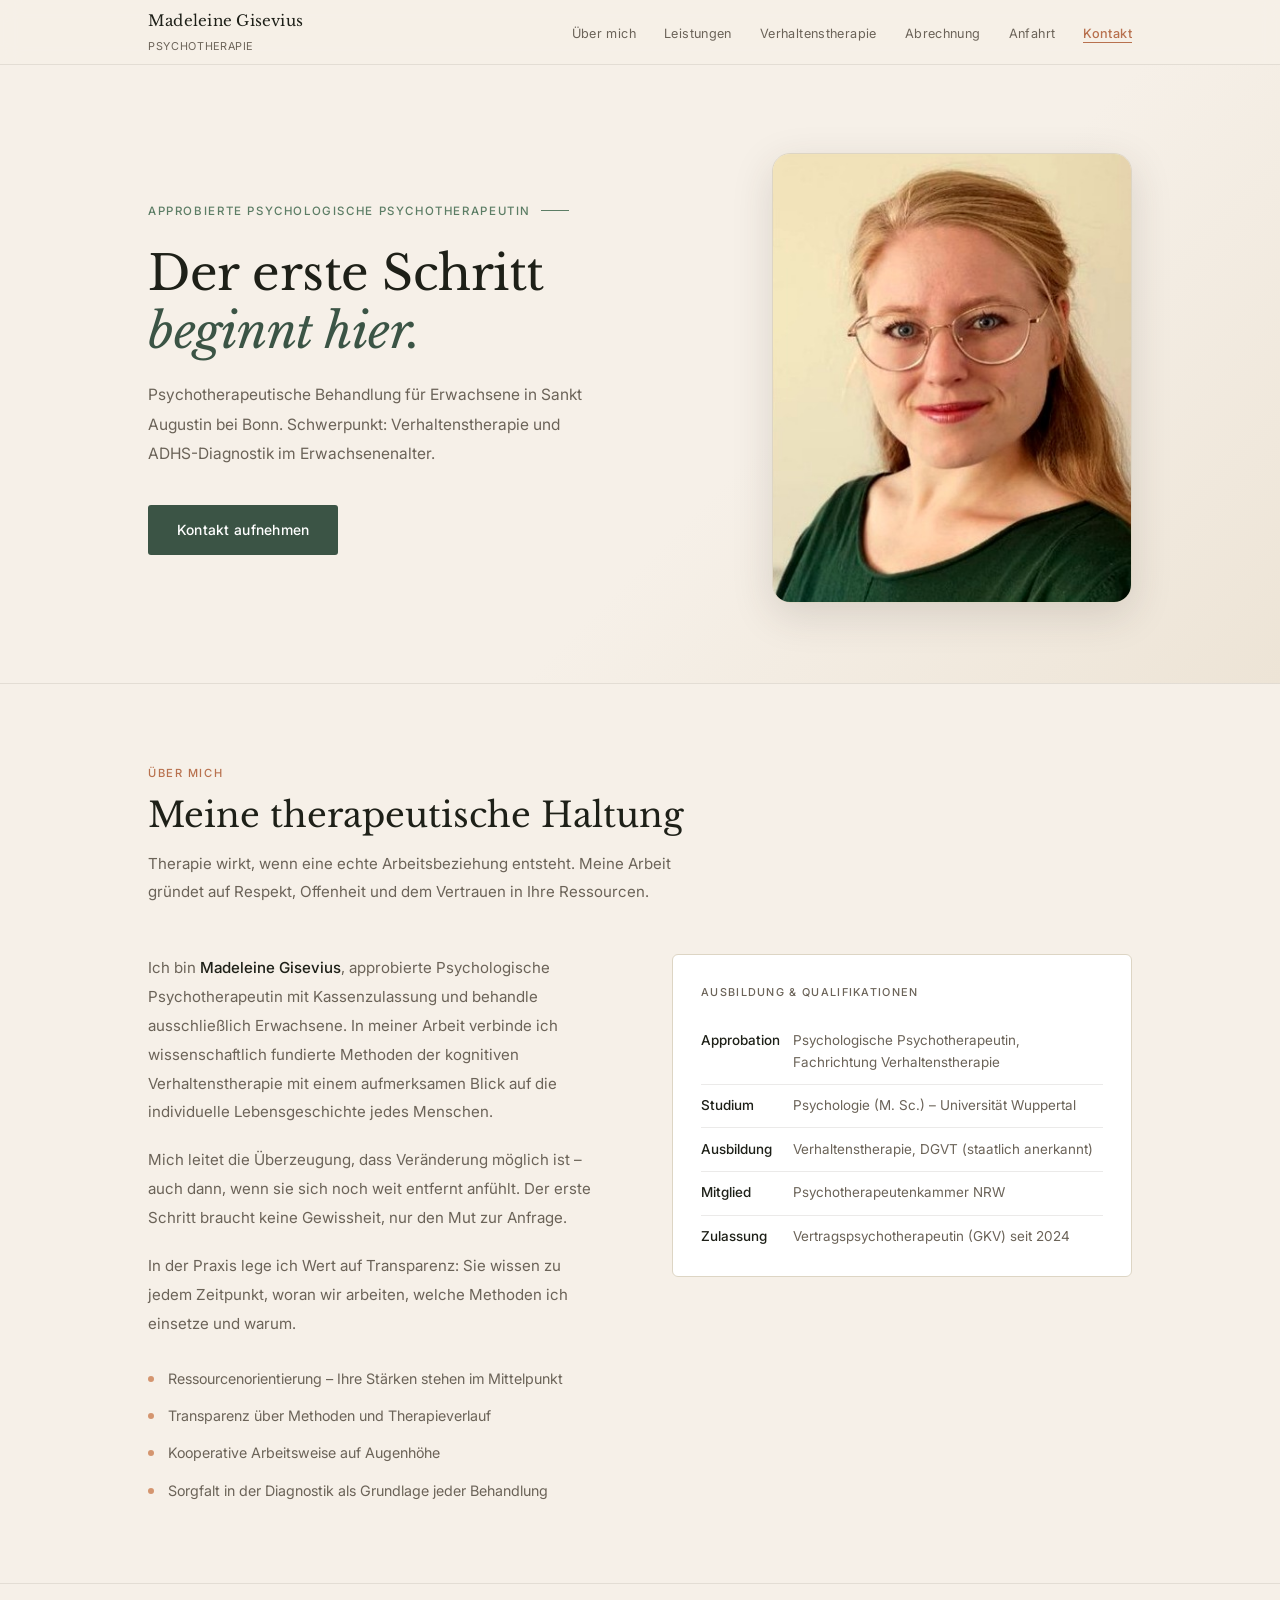
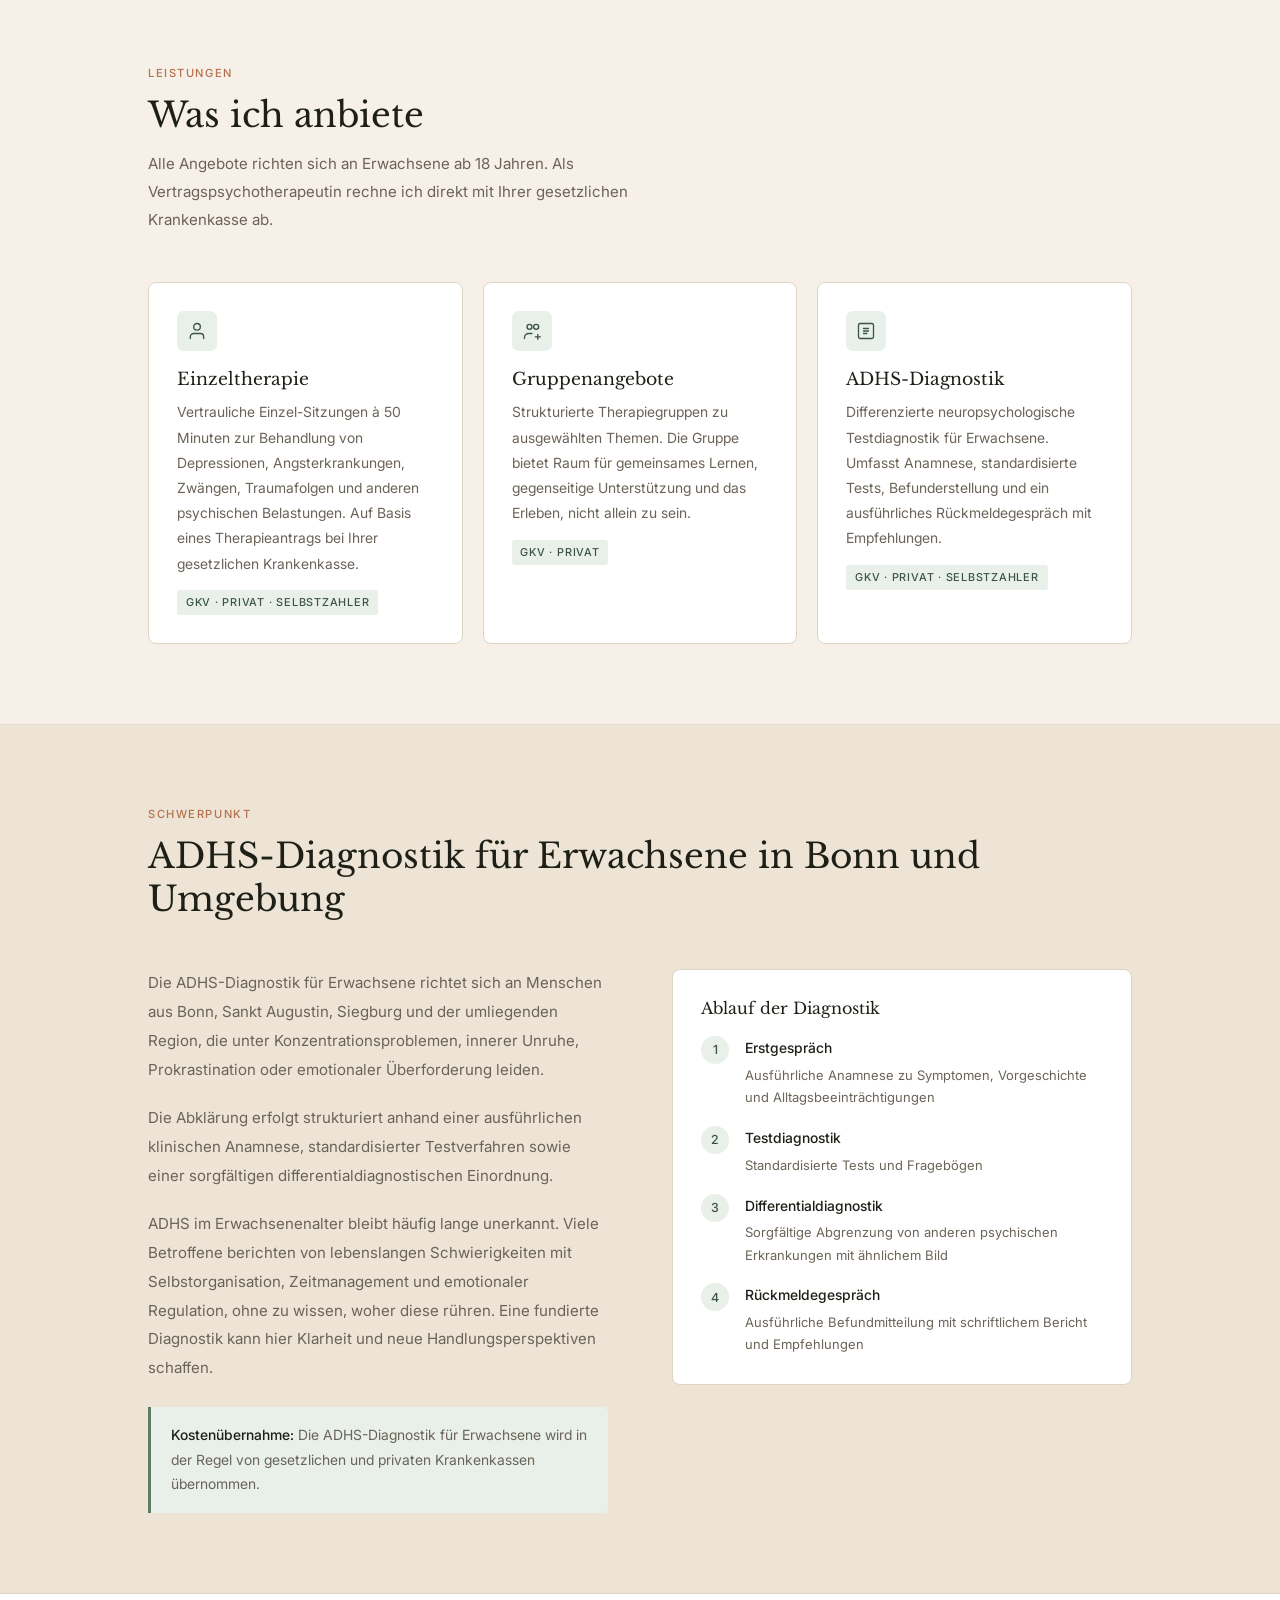
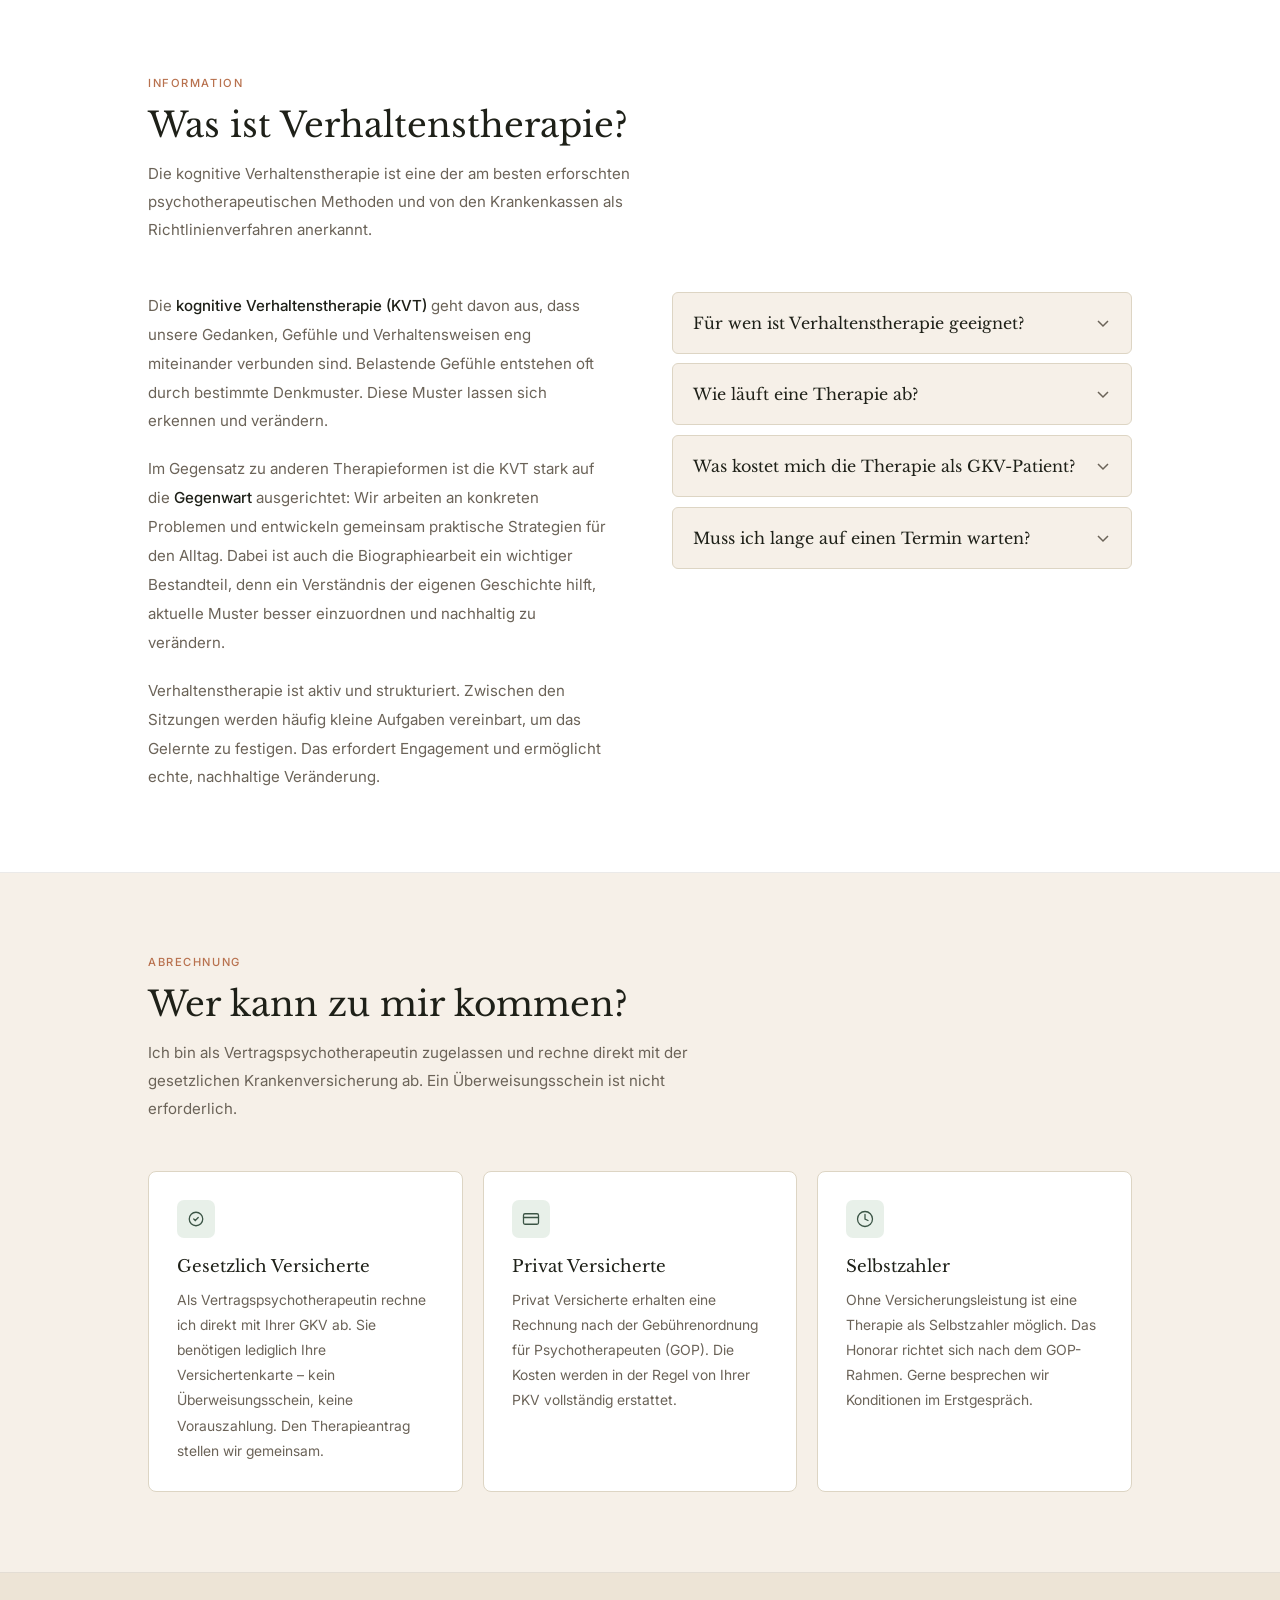
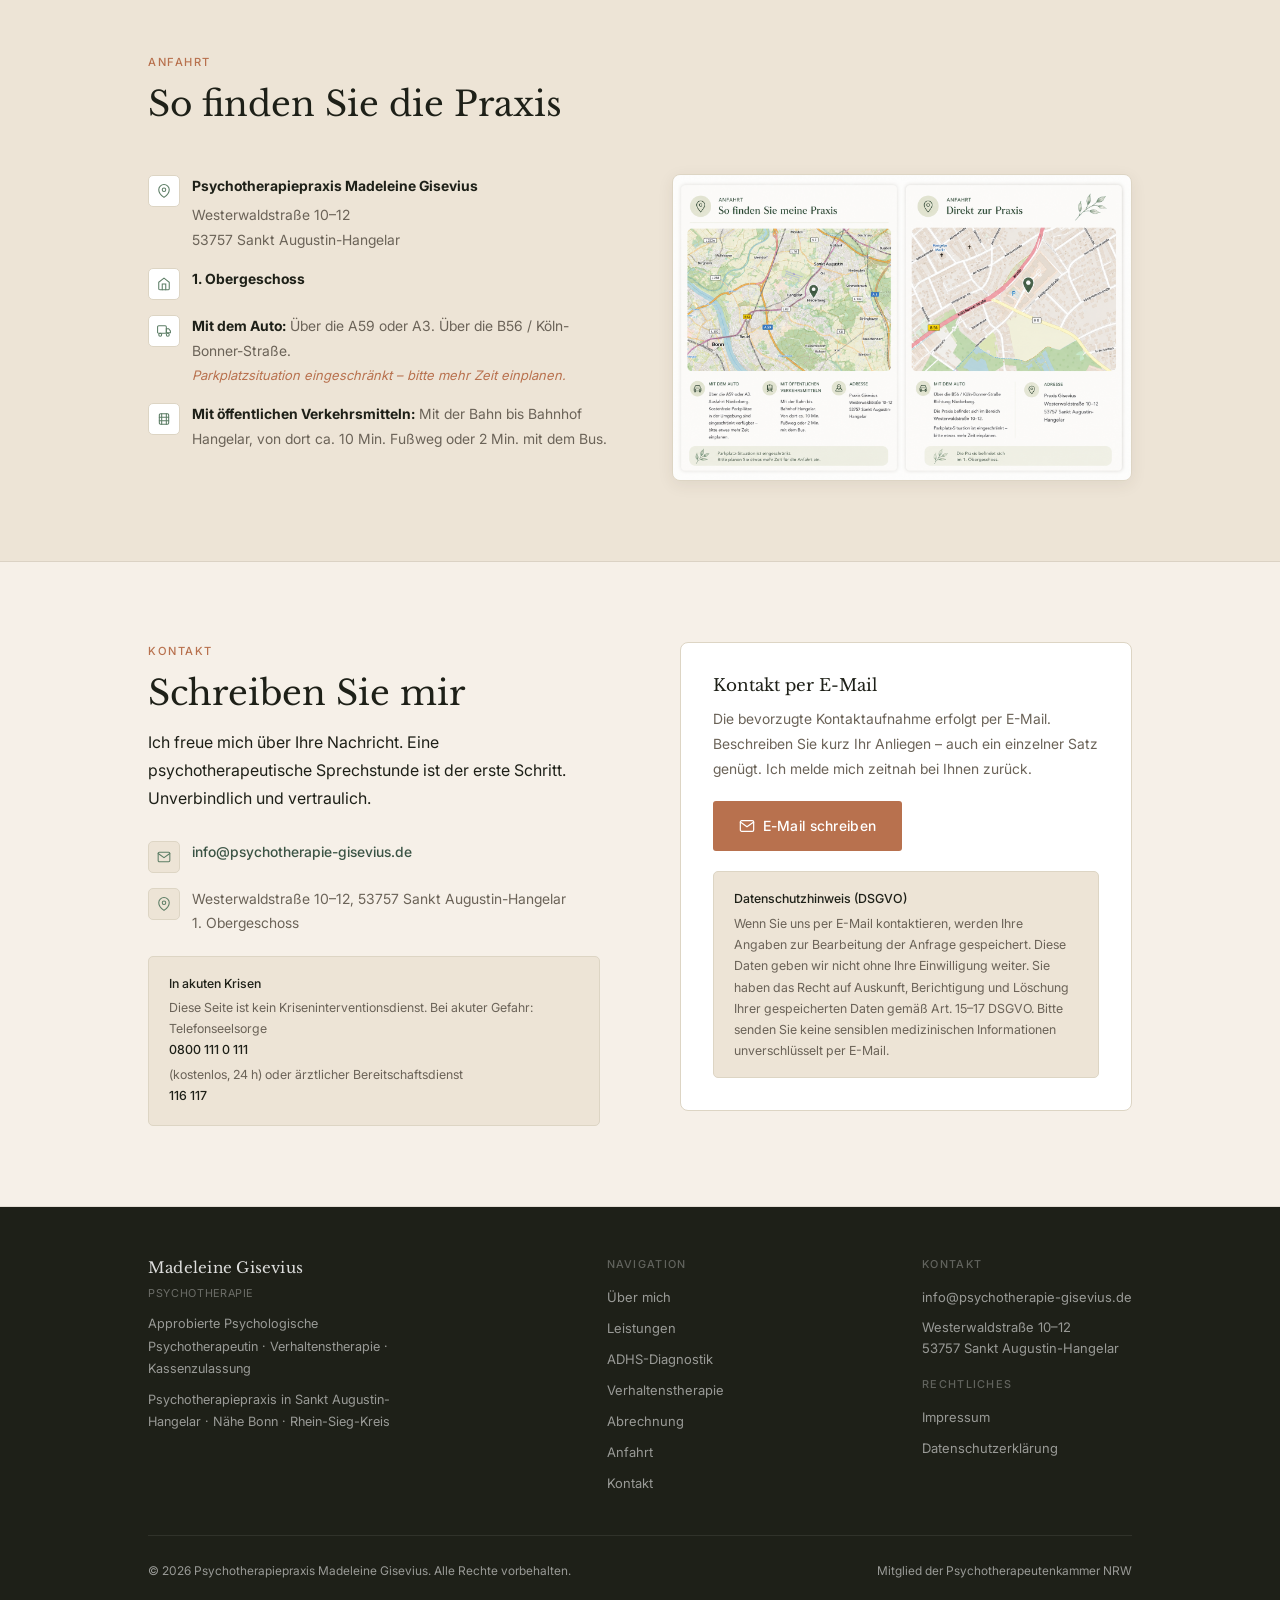
<file: index.html>
<!DOCTYPE html>
<html lang="de">
<head>
<meta charset="UTF-8">
<meta name="viewport" content="width=device-width, initial-scale=1.0">
<meta name="description" content="Psychotherapiepraxis Madeleine Gisevius – Approbierte Psychologische Psychotherapeutin in Sankt Augustin bei Bonn. Einzeltherapie, Gruppentherapie und ADHS-Diagnostik für Erwachsene. Kassenzulassung vorhanden.">
<meta name="keywords" content="Psychotherapie Sankt Augustin, Verhaltenstherapie Bonn, ADHS Diagnostik Erwachsene, Kassenplatz Psychotherapie, Madeleine Gisevius, Psychologische Psychotherapeutin Hangelar">
<title>Psychotherapiepraxis Madeleine Gisevius – Sankt Augustin bei Bonn</title>
<link rel="stylesheet" href="fonts/fonts.css">

<script type="application/ld+json">
{
  "@context": "https://schema.org",
  "@type": "MedicalBusiness",
  "name": "Psychotherapiepraxis Madeleine Gisevius",
  "telephone": "+49-2241-203184",
  "email": "info@psychotherapie-gisevius.de",
  "address": {
    "@type": "PostalAddress",
    "streetAddress": "Westerwaldstraße 10-12",
    "addressLocality": "Sankt Augustin-Hangelar",
    "postalCode": "53757",
    "addressCountry": "DE"
  },
  "medicalSpecialty": ["Psychotherapy","Behavioral Therapy","ADHD diagnostics"]
}
</script>

<style>
*,*::before,*::after{box-sizing:border-box;margin:0;padding:0}

:root{
  --cream:     #F6F0E8;
  --cream-dk:  #EDE4D6;
  --white:     #FFFFFF;
  --border:    #DDD5C4;
  --moss:      #3B5445;
  --sage:      #5C7D65;
  --sage-pale: #E8F0E9;
  --terra:     #B8714E;
  --terra-lt:  #D4956F;
  --sand:      #C8B49A;
  --rule:      rgba(61,50,40,.1);
  --stone:     #6B6358;
  --ink:       #1E2018;
}

html{scroll-behavior:smooth}

body{
  font-family:'Inter',system-ui,sans-serif;
  font-size:16px;line-height:1.75;
  color:var(--ink);background:var(--cream);
  -webkit-font-smoothing:antialiased;
}

h1,h2,h3,h4{
  font-family:'Libre Baskerville',Georgia,serif;
  font-weight:400;line-height:1.25;color:var(--ink);
}

a{color:inherit;text-decoration:none}
.wrap{max-width:1040px;margin:0 auto;padding:0 1.75rem}

/* ── NAV ── */
nav{
  position:sticky;top:0;z-index:200;
  background:rgba(246,240,232,.96);
  backdrop-filter:blur(10px);
  border-bottom:1px solid var(--rule);
}
.nav-row{display:flex;align-items:center;justify-content:space-between;height:64px}
.logo{
  font-family:'Libre Baskerville',serif;
  font-size:.95rem;font-weight:400;color:var(--ink);
  letter-spacing:.015em;
  display:flex;align-items:center;gap:.65rem;flex-shrink:0;
}
.logo-mark{width:32px;height:32px;flex-shrink:0}
.logo-sub{
  font-family:'Inter',sans-serif;font-size:.68rem;
  font-weight:400;color:var(--stone);
  letter-spacing:.06em;text-transform:uppercase;
  display:block;margin-top:2px;
}
.nav-links{display:flex;align-items:center;gap:1.75rem;list-style:none}
.nav-links a{
  font-size:.8rem;font-weight:400;color:var(--stone);
  letter-spacing:.03em;transition:color .2s;
}
.nav-links a:hover{color:var(--moss)}
.nav-links .nav-cta{
  color:var(--terra);border-bottom:1px solid currentColor;
  padding-bottom:1px;font-weight:500;
}
.hamburger{
  display:none;flex-direction:column;gap:5px;
  cursor:pointer;background:none;border:none;padding:4px;
}
.hamburger span{
  display:block;width:22px;height:1.5px;
  background:var(--ink);border-radius:1px;
  transition:transform .3s,opacity .3s;
}
.hamburger.open span:nth-child(1){transform:translateY(6.5px) rotate(45deg)}
.hamburger.open span:nth-child(2){opacity:0}
.hamburger.open span:nth-child(3){transform:translateY(-6.5px) rotate(-45deg)}
.mobile-nav{
  display:none;flex-direction:column;
  border-top:1px solid var(--rule);background:var(--cream);
}
.mobile-nav.open{display:flex}
.mobile-nav a{
  padding:.85rem 1.75rem;font-size:.9rem;
  color:var(--stone);border-bottom:1px solid var(--rule);
}
.mobile-nav a:last-child{color:var(--terra);font-weight:500}

/* ── HERO ── */
.hero{
  padding:5.5rem 0 5rem;
  border-bottom:1px solid var(--rule);
  background:linear-gradient(135deg,var(--cream) 60%,var(--cream-dk) 100%);
}
.hero-inner{
  display:grid;
  grid-template-columns:1fr 360px;
  gap:4rem;align-items:center;
}
.hero-kicker{
  font-size:.72rem;font-weight:500;
  letter-spacing:.14em;text-transform:uppercase;
  color:var(--sage);margin-bottom:1.5rem;
  display:flex;align-items:center;gap:.6rem;
}
.hero-kicker::after{content:'';display:block;width:28px;height:1px;background:var(--sage)}
.hero h1{
  font-size:clamp(2.1rem,4vw,3rem);
  line-height:1.2;margin-bottom:1.25rem;letter-spacing:-.01em;
}
.hero h1 em{font-style:italic;color:var(--moss)}
.hero-lead{
  font-size:.975rem;color:var(--stone);
  max-width:460px;line-height:1.9;margin-bottom:2.25rem;
}
.hero-cta{
  display:inline-block;background:var(--moss);color:#fff;
  padding:.8rem 1.8rem;font-size:.875rem;font-weight:500;
  letter-spacing:.02em;border-radius:3px;
  transition:background .2s,transform .15s;
}
.hero-cta:hover{background:#2e4338;transform:translateY(-1px)}

/* Portrait */
.portrait-wrapper{display:flex;justify-content:center;align-items:center}
.portrait-image{
  width:100%;max-width:360px;
  aspect-ratio:4/5;object-fit:cover;
  object-position:center 15%;
  border-radius:18px;
  box-shadow:0 12px 40px rgba(61,50,40,.15);
  border:1px solid var(--border);
}

/* ── SHARED ── */
.section{padding:5rem 0;border-bottom:1px solid var(--rule)}
.sec-header{margin-bottom:3rem}
.sec-label{
  font-size:.7rem;font-weight:500;letter-spacing:.14em;
  text-transform:uppercase;color:var(--terra);margin-bottom:.65rem;
}
.sec-title{font-size:clamp(1.6rem,3vw,2.15rem);margin-bottom:.8rem}
.sec-intro{font-size:.95rem;color:var(--stone);max-width:560px;line-height:1.85}

/* ── ÜBER MICH ── */
.two-col{display:grid;grid-template-columns:1fr 1fr;gap:4rem;align-items:start}
.prose p{
  font-size:.95rem;color:var(--stone);
  line-height:1.9;margin-bottom:1.2rem;
}
.prose p:last-child{margin-bottom:0}
.prose strong{color:var(--ink);font-weight:500}
.haltung-list{
  margin-top:1.75rem;list-style:none;
  display:flex;flex-direction:column;gap:.8rem;
}
.haltung-list li{
  display:flex;gap:.85rem;align-items:flex-start;
  font-size:.9rem;color:var(--stone);line-height:1.7;
}
.hdot{
  width:6px;height:6px;border-radius:50%;
  background:var(--terra-lt);flex-shrink:0;margin-top:.56rem;
}
.qualifikationen{
  background:var(--white);border:1px solid var(--border);
  border-radius:6px;padding:1.75rem;
}
.qual-heading{
  font-family:'Inter',sans-serif;font-size:.68rem;font-weight:500;
  letter-spacing:.12em;text-transform:uppercase;
  color:var(--stone);margin-bottom:1.1rem;
}
.qual-item{
  display:flex;gap:.75rem;
  font-size:.85rem;color:var(--stone);
  line-height:1.6;padding:.65rem 0;
  border-bottom:1px solid var(--rule);
}
.qual-item:last-child{border-bottom:none;padding-bottom:0}
.qual-year{font-weight:500;color:var(--ink);min-width:80px;flex-shrink:0}

/* ── LEISTUNGEN ── */
.leistungen-grid{
  display:grid;grid-template-columns:repeat(auto-fit,minmax(260px,1fr));
  gap:1.25rem;
}
.leistung-item{
  background:var(--white);border:1px solid var(--border);
  border-radius:8px;overflow:hidden;
  transition:box-shadow .2s,transform .2s;
}
.leistung-item:hover{
  box-shadow:0 8px 28px rgba(61,50,40,.09);
  transform:translateY(-2px);
}
.leistung-photo{
  width:100%;height:200px;
  object-fit:cover;
  display:block;
  border-bottom:1px solid var(--border);
  /* warm filter via CSS */
  filter:sepia(12%) saturate(1.1) brightness(1.02);
}
.leistung-body{padding:1.5rem 1.75rem 1.75rem}
.leistung-icon{
  width:40px;height:40px;background:var(--sage-pale);
  border-radius:7px;display:flex;align-items:center;
  justify-content:center;margin-bottom:1.1rem;
}
.leistung-item h3{font-size:1.08rem;margin-bottom:.55rem}
.leistung-item p{font-size:.875rem;color:var(--stone);line-height:1.8}
.leistung-tag{
  display:inline-block;margin-top:.9rem;
  font-size:.68rem;font-weight:500;letter-spacing:.07em;text-transform:uppercase;
  color:var(--moss);background:var(--sage-pale);padding:.2rem .55rem;border-radius:3px;
}

/* ── ADHS ── */
.adhs-section{background:var(--cream-dk)}
.adhs-aside{
  background:var(--white);border:1px solid var(--border);
  border-radius:8px;padding:1.75rem;
}
.adhs-aside h4{font-size:1rem;margin-bottom:1.1rem}
.adhs-step{
  display:flex;gap:1rem;margin-bottom:1.1rem;align-items:flex-start;
}
.adhs-step:last-child{margin-bottom:0}
.adhs-num{
  width:28px;height:28px;border-radius:50%;
  background:var(--sage-pale);color:var(--moss);
  font-size:.78rem;font-weight:500;
  display:flex;align-items:center;justify-content:center;flex-shrink:0;
}
.adhs-step-text h5{
  font-size:.875rem;font-family:'Inter',sans-serif;
  font-weight:500;margin-bottom:.2rem;
}
.adhs-step-text p{font-size:.82rem;color:var(--stone);line-height:1.7}
.kassen-hinweis{
  margin-top:1.5rem;
  padding:1rem 1.25rem;
  background:var(--sage-pale);
  border-left:3px solid var(--sage);
  border-radius:0 5px 5px 0;
  font-size:.875rem;color:var(--stone);line-height:1.75;
}
.kassen-hinweis strong{color:var(--ink);font-weight:500}

/* ── VT ── */
.vt-section{background:var(--white)}
.faq-list{display:flex;flex-direction:column;gap:.6rem}
.faq-item{
  background:var(--cream);border:1px solid var(--border);
  border-radius:6px;overflow:hidden;
}
.faq-q{
  display:flex;justify-content:space-between;align-items:center;
  padding:1rem 1.25rem;cursor:pointer;
  font-family:'Libre Baskerville',serif;font-size:1rem;color:var(--ink);
  gap:1rem;list-style:none;user-select:none;
}
.faq-q::-webkit-details-marker{display:none}
.faq-chev{flex-shrink:0;width:16px;height:16px;transition:transform .25s}
details[open] .faq-chev{transform:rotate(180deg)}
.faq-a{
  padding:.85rem 1.25rem 1rem;
  font-size:.875rem;color:var(--stone);line-height:1.8;
  border-top:1px solid var(--rule);
}

/* ── ABRECHNUNG ── */
.abrechnung-grid{display:grid;grid-template-columns:repeat(auto-fit,minmax(220px,1fr));gap:1.25rem}
.abrech-card{
  background:var(--white);border:1px solid var(--border);
  border-radius:8px;padding:1.75rem;
}
.abrech-card h3{font-size:1.05rem;margin-bottom:.6rem}
.abrech-card p{font-size:.875rem;color:var(--stone);line-height:1.8}
.abrech-icon{
  width:38px;height:38px;background:var(--sage-pale);
  border-radius:7px;display:flex;align-items:center;
  justify-content:center;margin-bottom:1.1rem;
}

/* ── ANFAHRT ── */
.anfahrt-section{background:var(--cream-dk)}
.anfahrt-grid{display:grid;grid-template-columns:1fr 1fr;gap:4rem;align-items:start}
.anfahrt-detail{
  display:flex;gap:.75rem;align-items:flex-start;
  font-size:.9rem;color:var(--stone);margin-bottom:.9rem;
}
.anfahrt-detail:last-child{margin-bottom:0}
.a-icon{
  width:32px;height:32px;background:var(--white);
  border:1px solid var(--border);border-radius:5px;
  display:flex;align-items:center;justify-content:center;
  flex-shrink:0;margin-top:1px;
}
/* Map image (the ChatGPT-generated map graphic) */
.map-img-wrap{
  border-radius:8px;overflow:hidden;
  border:1px solid var(--border);
  box-shadow:0 4px 16px rgba(61,50,40,.08);
}
.map-img-wrap img{
  width:100%;height:auto;display:block;
}

/* ── KONTAKT ── */
.kontakt-inner{display:grid;grid-template-columns:1fr 1fr;gap:5rem;align-items:start}
.kontakt-info p{font-size:.9rem;color:var(--stone);line-height:1.85;margin-bottom:1.25rem}
.kontakt-details{display:flex;flex-direction:column;gap:.85rem;margin-top:1.75rem}
.kd{display:flex;gap:.75rem;align-items:flex-start;font-size:.875rem;color:var(--stone)}
.kd-icon{
  width:32px;height:32px;background:var(--cream-dk);
  border:1px solid var(--border);border-radius:5px;
  display:flex;align-items:center;justify-content:center;
  flex-shrink:0;margin-top:1px;
}
.kd a{color:var(--moss);font-weight:500;transition:color .2s}
.kd a:hover{color:var(--terra)}
.mail-cta-box{
  background:var(--white);border:1px solid var(--border);
  border-radius:8px;padding:2rem;
}
.mail-cta-box h3{font-size:1.05rem;margin-bottom:.6rem}
.mail-cta-box p{font-size:.875rem;color:var(--stone);line-height:1.8;margin-bottom:1.25rem}
.btn-mail{
  display:inline-flex;align-items:center;gap:.5rem;
  background:var(--terra);color:#fff;
  padding:.8rem 1.6rem;border-radius:3px;
  font-size:.875rem;font-weight:500;letter-spacing:.02em;
  transition:background .2s,transform .15s;
}
.btn-mail:hover{background:#9e5e3e;transform:translateY(-1px)}
.dsgvo-box{
  margin-top:1.25rem;padding:1rem 1.25rem;
  background:var(--cream-dk);border:1px solid var(--border);
  border-radius:5px;font-size:.78rem;color:var(--stone);line-height:1.7;
}
.dsgvo-box strong{color:var(--ink);font-weight:500;display:block;margin-bottom:.2rem}
.crisis-box{
  margin-top:1.25rem;padding:1rem 1.25rem;
  background:var(--cream-dk);border:1px solid var(--border);
  border-radius:5px;font-size:.78rem;color:var(--stone);line-height:1.7;
}
.crisis-box strong{color:var(--ink);font-weight:500;display:block;margin-bottom:.2rem}

/* ── FOOTER ── */
footer{background:var(--ink);color:rgba(255,255,255,.55);padding:3rem 0 2rem}
.footer-grid{
  display:flex;flex-wrap:wrap;justify-content:space-between;
  gap:2.5rem;margin-bottom:2.5rem;
}
.footer-brand .logo{color:rgba(255,255,255,.85)}
.footer-brand p{font-size:.8rem;margin-top:.65rem;max-width:260px;line-height:1.75}
.footer-col{display:flex;flex-direction:column;gap:.5rem}
.footer-col-label{
  font-size:.68rem;font-weight:500;letter-spacing:.12em;text-transform:uppercase;
  color:rgba(255,255,255,.3);margin-bottom:.25rem;
}
.footer-col a{font-size:.82rem;transition:color .2s}
.footer-col a:hover{color:rgba(255,255,255,.9)}
.footer-bottom{
  border-top:1px solid rgba(255,255,255,.08);padding-top:1.5rem;
  display:flex;flex-wrap:wrap;justify-content:space-between;
  gap:.5rem;font-size:.75rem;
}

/* ── REVEAL ── */
.reveal{opacity:0;transform:translateY(20px);transition:opacity .55s ease,transform .55s ease}
.reveal.visible{opacity:1;transform:none}
@media(prefers-reduced-motion:reduce){.reveal{opacity:1;transform:none;transition:none}}

/* ── RESPONSIVE ── */
@media(max-width:860px){
  .nav-links{display:none}
  .hamburger{display:flex}
  .hero-inner{grid-template-columns:1fr;gap:2.5rem}
  .portrait-image{max-width:280px}
  .two-col,.anfahrt-grid,.kontakt-inner{grid-template-columns:1fr;gap:2.5rem}
}
@media(max-width:560px){
  .hero{padding:3.5rem 0 3rem}
  .section{padding:3.5rem 0}
  .leistungen-grid,.abrechnung-grid{grid-template-columns:1fr}
  .footer-grid{flex-direction:column}
}
</style>
</head>
<body>

<!-- NAV -->
<nav>
  <div class="wrap">
    <div class="nav-row">
      <a href="#" class="logo" aria-label="Psychotherapiepraxis Gisevius – Startseite">

        <span>
          Madeleine Gisevius
          <span class="logo-sub">Psychotherapie</span>
        </span>
      </a>
      <ul class="nav-links">
        <li><a href="#ueber-mich">Über mich</a></li>
        <li><a href="#leistungen">Leistungen</a></li>
        <li><a href="#verhaltenstherapie">Verhaltenstherapie</a></li>
        <li><a href="#abrechnung">Abrechnung</a></li>
        <li><a href="#anfahrt">Anfahrt</a></li>
        <li><a href="#kontakt" class="nav-cta">Kontakt</a></li>
      </ul>
      <button class="hamburger" id="hamburger" aria-label="Menü öffnen" aria-expanded="false">
        <span></span><span></span><span></span>
      </button>
    </div>
    <nav class="mobile-nav" id="mobileNav" aria-label="Mobilmenü">
      <a href="#ueber-mich">Über mich</a>
      <a href="#leistungen">Leistungen</a>
      <a href="#verhaltenstherapie">Verhaltenstherapie</a>
      <a href="#abrechnung">Abrechnung</a>
      <a href="#anfahrt">Anfahrt</a>
      <a href="#kontakt">Kontakt</a>
    </nav>
  </div>
</nav>

<!-- HERO -->
<header class="hero" aria-labelledby="hero-h1">
  <div class="wrap">
    <div class="hero-inner">
      <div>
        <p class="hero-kicker">Approbierte Psychologische Psychotherapeutin</p>
        <h1 id="hero-h1">
          Der erste Schritt<br>
          <em>beginnt hier.</em>
        </h1>
        <p class="hero-lead">
          Psychotherapeutische Behandlung für Erwachsene in Sankt Augustin bei Bonn.
          Schwerpunkt: Verhaltenstherapie und ADHS-Diagnostik im Erwachsenenalter.
        </p>
        <a href="#kontakt" class="hero-cta">Kontakt aufnehmen</a>
      </div>
      <div class="portrait-wrapper reveal">
        <img
          src="1000019240.jpg"
          alt="Madeleine Gisevius, Approbierte Psychologische Psychotherapeutin in Sankt Augustin-Hangelar"
          class="portrait-image"
          loading="eager">
      </div>
    </div>
  </div>
</header>

<!-- ÜBER MICH -->
<section class="section" id="ueber-mich" aria-labelledby="ueber-title">
  <div class="wrap">
    <div class="sec-header reveal">
      <p class="sec-label">Über mich</p>
      <h2 class="sec-title" id="ueber-title">Meine therapeutische Haltung</h2>
      <p class="sec-intro">
        Therapie wirkt, wenn eine echte Arbeitsbeziehung entsteht.
        Meine Arbeit gründet auf Respekt, Offenheit und dem Vertrauen in Ihre Ressourcen.
      </p>
    </div>
    <div class="two-col">
      <div class="prose reveal">
        <p>
          Ich bin <strong>Madeleine Gisevius</strong>, approbierte Psychologische
          Psychotherapeutin mit Kassenzulassung und behandle ausschließlich Erwachsene.
          In meiner Arbeit verbinde ich wissenschaftlich fundierte Methoden der
          kognitiven Verhaltenstherapie mit einem aufmerksamen Blick auf die
          individuelle Lebensgeschichte jedes Menschen.
        </p>
        <p>
          Mich leitet die Überzeugung, dass Veränderung möglich ist – auch dann,
          wenn sie sich noch weit entfernt anfühlt. Der erste Schritt braucht
          keine Gewissheit, nur den Mut zur Anfrage.
        </p>
        <p>
          In der Praxis lege ich Wert auf Transparenz: Sie wissen zu jedem
          Zeitpunkt, woran wir arbeiten, welche Methoden ich einsetze und warum.
        </p>
        <ul class="haltung-list">
          <li><span class="hdot" aria-hidden="true"></span>Ressourcenorientierung – Ihre Stärken stehen im Mittelpunkt</li>
          <li><span class="hdot" aria-hidden="true"></span>Transparenz über Methoden und Therapieverlauf</li>
          <li><span class="hdot" aria-hidden="true"></span>Kooperative Arbeitsweise auf Augenhöhe</li>
          <li><span class="hdot" aria-hidden="true"></span>Sorgfalt in der Diagnostik als Grundlage jeder Behandlung</li>
        </ul>
      </div>
      <div class="reveal">
        <div class="qualifikationen">
          <p class="qual-heading">Ausbildung &amp; Qualifikationen</p>
          <div class="qual-item">
            <span class="qual-year">Approbation</span>
            <span>Psychologische Psychotherapeutin, Fachrichtung Verhaltenstherapie</span>
          </div>
          <div class="qual-item">
            <span class="qual-year">Studium</span>
            <span>Psychologie (M.&nbsp;Sc.) – Universität Wuppertal</span>
          </div>
          <div class="qual-item">
            <span class="qual-year">Ausbildung</span>
            <span>Verhaltenstherapie, DGVT (staatlich anerkannt)</span>
          </div>
          <div class="qual-item">
            <span class="qual-year">Mitglied</span>
            <span>Psychotherapeutenkammer NRW</span>
          </div>
          <div class="qual-item">
            <span class="qual-year">Zulassung</span>
            <span>Vertragspsychotherapeutin (GKV) seit 2024</span>
          </div>
        </div>
      </div>
    </div>
  </div>
</section>

<!-- LEISTUNGEN -->
<section class="section" id="leistungen" aria-labelledby="leistungen-title">
  <div class="wrap">
    <div class="sec-header reveal">
      <p class="sec-label">Leistungen</p>
      <h2 class="sec-title" id="leistungen-title">Was ich anbiete</h2>
      <p class="sec-intro">
        Alle Angebote richten sich an Erwachsene ab 18 Jahren.
        Als Vertragspsychotherapeutin rechne ich direkt mit Ihrer gesetzlichen Krankenkasse ab.
      </p>
    </div>
    <div class="leistungen-grid">

      <div class="leistung-item reveal">
        <div class="leistung-body" style="padding-top:1.75rem">
          <div class="leistung-icon">
            <svg width="20" height="20" viewBox="0 0 24 24" fill="none" stroke="#3B5445" stroke-width="1.6" stroke-linecap="round" stroke-linejoin="round" aria-hidden="true">
              <path d="M20 21v-2a4 4 0 0 0-4-4H8a4 4 0 0 0-4 4v2"/>
              <circle cx="12" cy="7" r="4"/>
            </svg>
          </div>
          <h3>Einzeltherapie</h3>
          <p>
            Vertrauliche Einzel-Sitzungen à 50 Minuten zur Behandlung von Depressionen,
            Angsterkrankungen, Zwängen, Traumafolgen und anderen psychischen Belastungen.
            Auf Basis eines Therapieantrags bei Ihrer gesetzlichen Krankenkasse.
          </p>
          <span class="leistung-tag">GKV · Privat · Selbstzahler</span>
        </div>
      </div>

      <div class="leistung-item reveal">
        <div class="leistung-body" style="padding-top:1.75rem">
          <div class="leistung-icon">
            <svg width="20" height="20" viewBox="0 0 24 24" fill="none" stroke="#3B5445" stroke-width="1.6" stroke-linecap="round" stroke-linejoin="round" aria-hidden="true">
              <circle cx="9" cy="7" r="3"/>
              <circle cx="17" cy="7" r="3"/>
              <path d="M3 21v-1a5 5 0 0 1 5-5h4"/>
              <path d="M16 19h6m-3-3v6"/>
            </svg>
          </div>
          <h3>Gruppenangebote</h3>
          <p>
            Strukturierte Therapiegruppen zu ausgewählten Themen. Die Gruppe bietet Raum
            für gemeinsames Lernen, gegenseitige Unterstützung und das Erleben,
            nicht allein zu sein.
          </p>
          <span class="leistung-tag">GKV · Privat</span>
        </div>
      </div>

      <div class="leistung-item reveal">
        <div class="leistung-body" style="padding-top:1.75rem">
          <div class="leistung-icon">
            <svg width="20" height="20" viewBox="0 0 24 24" fill="none" stroke="#3B5445" stroke-width="1.6" stroke-linecap="round" stroke-linejoin="round" aria-hidden="true">
              <rect x="3" y="3" width="18" height="18" rx="2"/>
              <path d="M9 9h6M9 12h6M9 15h4"/>
            </svg>
          </div>
          <h3>ADHS-Diagnostik</h3>
          <p>
            Differenzierte neuropsychologische Testdiagnostik für Erwachsene.
            Umfasst Anamnese, standardisierte Tests, Befunderstellung und ein
            ausführliches Rückmeldegespräch mit Empfehlungen.
          </p>
          <span class="leistung-tag">GKV · Privat · Selbstzahler</span>
        </div>
      </div>

    </div>

  </div>
</section>

<!-- ADHS DETAIL -->
<section class="section adhs-section" id="adhs" aria-labelledby="adhs-title">
  <div class="wrap">
    <div class="sec-header reveal">
      <p class="sec-label">Schwerpunkt</p>
      <h2 class="sec-title" id="adhs-title">ADHS-Diagnostik für Erwachsene in Bonn und Umgebung</h2>
    </div>
    <div class="two-col">
      <div class="prose reveal">
        <p>
          Die ADHS-Diagnostik für Erwachsene richtet sich an Menschen aus Bonn,
          Sankt Augustin, Siegburg und der umliegenden Region, die unter
          Konzentrationsproblemen, innerer Unruhe, Prokrastination oder
          emotionaler Überforderung leiden.
        </p>
        <p>
          Die Abklärung erfolgt strukturiert anhand einer ausführlichen klinischen
          Anamnese, standardisierter Testverfahren sowie einer sorgfältigen
          differentialdiagnostischen Einordnung.
        </p>
        <p>
          ADHS im Erwachsenenalter bleibt häufig lange unerkannt. Viele Betroffene
          berichten von lebenslangen Schwierigkeiten mit Selbstorganisation,
          Zeitmanagement und emotionaler Regulation, ohne zu wissen, woher diese rühren.
          Eine fundierte Diagnostik kann hier Klarheit und neue Handlungsperspektiven schaffen.
        </p>
        <div class="kassen-hinweis">
          <strong>Kostenübernahme:</strong> Die ADHS-Diagnostik für Erwachsene wird
          in der Regel von gesetzlichen und privaten Krankenkassen übernommen.
          
        </div>
      </div>
      <div class="reveal">
        <div class="adhs-aside">
          <h4>Ablauf der Diagnostik</h4>
          <div class="adhs-step">
            <div class="adhs-num">1</div>
            <div class="adhs-step-text">
              <h5>Erstgespräch</h5>
              <p>Ausführliche Anamnese zu Symptomen, Vorgeschichte und Alltagsbeeinträchtigungen</p>
            </div>
          </div>
          <div class="adhs-step">
            <div class="adhs-num">2</div>
            <div class="adhs-step-text">
              <h5>Testdiagnostik</h5>
              <p>Standardisierte Tests und Fragebögen</p>
            </div>
          </div>
          <div class="adhs-step">
            <div class="adhs-num">3</div>
            <div class="adhs-step-text">
              <h5>Differentialdiagnostik</h5>
              <p>Sorgfältige Abgrenzung von anderen psychischen Erkrankungen mit ähnlichem Bild</p>
            </div>
          </div>
          <div class="adhs-step">
            <div class="adhs-num">4</div>
            <div class="adhs-step-text">
              <h5>Rückmeldegespräch</h5>
              <p>Ausführliche Befundmitteilung mit schriftlichem Bericht und Empfehlungen</p>
            </div>
          </div>
        </div>
      </div>
    </div>
  </div>
</section>

<!-- VERHALTENSTHERAPIE -->
<section class="section vt-section" id="verhaltenstherapie" aria-labelledby="vt-title">
  <div class="wrap">
    <div class="sec-header reveal">
      <p class="sec-label">Information</p>
      <h2 class="sec-title" id="vt-title">Was ist Verhaltenstherapie?</h2>
      <p class="sec-intro">
        Die kognitive Verhaltenstherapie ist eine der am besten erforschten psychotherapeutischen
        Methoden und von den Krankenkassen als Richtlinienverfahren anerkannt.
      </p>
    </div>
    <div class="two-col">
      <div class="prose reveal">
        <p>
          Die <strong>kognitive Verhaltenstherapie (KVT)</strong> geht davon aus, dass
          unsere Gedanken, Gefühle und Verhaltensweisen eng miteinander verbunden sind.
          Belastende Gefühle entstehen oft durch bestimmte Denkmuster. Diese
          Muster lassen sich erkennen und verändern.
        </p>
        <p>
          Im Gegensatz zu anderen Therapieformen ist die KVT stark auf die
          <strong>Gegenwart</strong> ausgerichtet: Wir arbeiten an konkreten Problemen
          und entwickeln gemeinsam praktische Strategien für den Alltag. Dabei ist auch
          die Biographiearbeit ein wichtiger Bestandteil, denn ein
          Verständnis der eigenen Geschichte hilft, aktuelle Muster besser einzuordnen
          und nachhaltig zu verändern.
        </p>
        <p>
          Verhaltenstherapie ist aktiv und strukturiert. Zwischen den Sitzungen werden
          häufig kleine Aufgaben vereinbart, um das Gelernte zu festigen. Das erfordert
          Engagement und ermöglicht echte, nachhaltige Veränderung.
        </p>
      </div>
      <div class="faq-list reveal">
        <details class="faq-item">
          <summary class="faq-q">
            Für wen ist Verhaltenstherapie geeignet?
            <svg class="faq-chev" viewBox="0 0 16 16" fill="none" stroke="#6B6358" stroke-width="1.5" aria-hidden="true"><path d="M3 6l5 5 5-5"/></svg>
          </summary>
          <div class="faq-a">
            KVT ist bei einer Vielzahl psychischer Erkrankungen wirksam: Depressionen,
            Angst- und Panikstörungen, soziale Phobien, Zwangsstörungen, PTBS, Burnout
            und viele weitere. Im Erstgespräch klären wir gemeinsam, ob das Verfahren
            für Ihre Situation passend ist.
          </div>
        </details>
        <details class="faq-item">
          <summary class="faq-q">
            Wie läuft eine Therapie ab?
            <svg class="faq-chev" viewBox="0 0 16 16" fill="none" stroke="#6B6358" stroke-width="1.5" aria-hidden="true"><path d="M3 6l5 5 5-5"/></svg>
          </summary>
          <div class="faq-a">
            Am Anfang steht eine psychotherapeutische Sprechstunde und zwei bis vier
            probatorische Sitzungen, in denen wir Ihre Anliegen kennenlernen und
            gemeinsam Therapieziele formulieren. Danach folgt der Therapieantrag
            an die Krankenkasse. Die eigentliche Therapie umfasst in der Regel
            24 bis 60 Sitzungen, je nach Bedarf.
          </div>
        </details>
        <details class="faq-item">
          <summary class="faq-q">
            Was kostet mich die Therapie als GKV-Patient?
            <svg class="faq-chev" viewBox="0 0 16 16" fill="none" stroke="#6B6358" stroke-width="1.5" aria-hidden="true"><path d="M3 6l5 5 5-5"/></svg>
          </summary>
          <div class="faq-a">
            Als Vertragspsychotherapeutin rechne ich direkt mit Ihrer gesetzlichen
            Krankenkasse ab. Für Sie entstehen in der Regel keine Kosten –
            die Therapie ist eine Kassenleistung.
          </div>
        </details>
        <details class="faq-item">
          <summary class="faq-q">
            Muss ich lange auf einen Termin warten?
            <svg class="faq-chev" viewBox="0 0 16 16" fill="none" stroke="#6B6358" stroke-width="1.5" aria-hidden="true"><path d="M3 6l5 5 5-5"/></svg>
          </summary>
          <div class="faq-a">
            Wartezeiten auf Therapieplätze sind leider oft unvermeidbar. Über die
            Terminservicestelle der Kassenärztlichen Vereinigung (Tel. 116&nbsp;117)
            haben Sie einen gesetzlichen Anspruch auf ein Erstgespräch innerhalb
            von vier Wochen. Schreiben Sie mir – ich informiere Sie über
            aktuelle Kapazitäten.
          </div>
        </details>
      </div>
    </div>
  </div>
</section>

<!-- ABRECHNUNG -->
<section class="section" id="abrechnung" aria-labelledby="abrechnung-title">
  <div class="wrap">
    <div class="sec-header reveal">
      <p class="sec-label">Abrechnung</p>
      <h2 class="sec-title" id="abrechnung-title">Wer kann zu mir kommen?</h2>
      <p class="sec-intro">
        Ich bin als Vertragspsychotherapeutin zugelassen und rechne direkt mit der
        gesetzlichen Krankenversicherung ab. Ein Überweisungsschein ist nicht erforderlich.
      </p>
    </div>
    <div class="abrechnung-grid reveal">
      <div class="abrech-card">
        <div class="abrech-icon">
          <svg width="18" height="18" viewBox="0 0 24 24" fill="none" stroke="#3B5445" stroke-width="1.7" stroke-linecap="round" aria-hidden="true">
            <path d="M9 12l2 2 4-4"/>
            <path d="M21 12c0 5-4 9-9 9s-9-4-9-9 4-9 9-9 9 4 9 9z"/>
          </svg>
        </div>
        <h3>Gesetzlich Versicherte</h3>
        <p>
          Als Vertragspsychotherapeutin rechne ich direkt mit Ihrer GKV ab.
          Sie benötigen lediglich Ihre Versichertenkarte – kein Überweisungsschein,
          keine Vorauszahlung. Den Therapieantrag stellen wir gemeinsam.
        </p>
      </div>
      <div class="abrech-card">
        <div class="abrech-icon">
          <svg width="18" height="18" viewBox="0 0 24 24" fill="none" stroke="#3B5445" stroke-width="1.7" stroke-linecap="round" aria-hidden="true">
            <rect x="2" y="5" width="20" height="14" rx="2"/>
            <path d="M2 10h20"/>
          </svg>
        </div>
        <h3>Privat Versicherte</h3>
        <p>
          Privat Versicherte erhalten eine Rechnung nach der Gebührenordnung
          für Psychotherapeuten (GOP). Die Kosten werden in der Regel von
          Ihrer PKV vollständig erstattet.
        </p>
      </div>
      <div class="abrech-card">
        <div class="abrech-icon">
          <svg width="18" height="18" viewBox="0 0 24 24" fill="none" stroke="#3B5445" stroke-width="1.7" stroke-linecap="round" aria-hidden="true">
            <circle cx="12" cy="12" r="10"/>
            <path d="M12 6v6l4 2"/>
          </svg>
        </div>
        <h3>Selbstzahler</h3>
        <p>
          Ohne Versicherungsleistung ist eine Therapie als Selbstzahler möglich.
          Das Honorar richtet sich nach dem GOP-Rahmen. Gerne besprechen wir
          Konditionen im Erstgespräch.
        </p>
      </div>
    </div>
  </div>
</section>

<!-- ANFAHRT -->
<section class="section anfahrt-section" id="anfahrt" aria-labelledby="anfahrt-title">
  <div class="wrap">
    <div class="sec-header reveal">
      <p class="sec-label">Anfahrt</p>
      <h2 class="sec-title" id="anfahrt-title">So finden Sie die Praxis</h2>
    </div>
    <div class="anfahrt-grid">
      <div class="reveal">
        <div class="anfahrt-detail">
          <div class="a-icon">
            <svg width="14" height="14" viewBox="0 0 24 24" fill="none" stroke="#5C7D65" stroke-width="1.8" stroke-linecap="round" aria-hidden="true">
              <path d="M21 10c0 7-9 13-9 13s-9-6-9-13a9 9 0 0 1 18 0z"/>
              <circle cx="12" cy="10" r="3"/>
            </svg>
          </div>
          <div>
            <strong style="color:var(--ink);font-size:.875rem;display:block;margin-bottom:.2rem">Psychotherapiepraxis Madeleine Gisevius</strong>
            <span style="font-size:.875rem">Westerwaldstraße 10–12<br>53757 Sankt Augustin-Hangelar</span>
          </div>
        </div>
        <div class="anfahrt-detail">
          <div class="a-icon">
            <svg width="14" height="14" viewBox="0 0 24 24" fill="none" stroke="#5C7D65" stroke-width="1.8" stroke-linecap="round" aria-hidden="true">
              <path d="M3 9l9-7 9 7v11a2 2 0 0 1-2 2H5a2 2 0 0 1-2-2z"/>
              <polyline points="9 22 9 12 15 12 15 22"/>
            </svg>
          </div>
          <span style="font-size:.875rem"><strong style="color:var(--ink)">1. Obergeschoss</strong></span>
        </div>
        <div class="anfahrt-detail">
          <div class="a-icon">
            <svg width="14" height="14" viewBox="0 0 24 24" fill="none" stroke="#5C7D65" stroke-width="1.8" stroke-linecap="round" aria-hidden="true">
              <rect x="1" y="3" width="15" height="13" rx="2"/>
              <path d="M16 8h4l3 4v3h-7V8z"/>
              <circle cx="5.5" cy="18.5" r="2.5"/>
              <circle cx="18.5" cy="18.5" r="2.5"/>
            </svg>
          </div>
          <div style="font-size:.875rem">
            <strong style="color:var(--ink)">Mit dem Auto:</strong> Über die A59 oder A3.
            Über die B56 / Köln-Bonner-Straße.
            <br><em style="color:var(--terra);font-size:.82rem">Parkplatzsituation eingeschränkt – bitte mehr Zeit einplanen.</em>
          </div>
        </div>
        <div class="anfahrt-detail">
          <div class="a-icon">
            <svg width="14" height="14" viewBox="0 0 24 24" fill="none" stroke="#5C7D65" stroke-width="1.8" stroke-linecap="round" aria-hidden="true">
              <rect x="4" y="3" width="16" height="18" rx="2"/>
              <path d="M4 9h16M4 15h16M8 3v18M16 3v18"/>
            </svg>
          </div>
          <div style="font-size:.875rem">
            <strong style="color:var(--ink)">Mit öffentlichen Verkehrsmitteln:</strong>
            Mit der Bahn bis Bahnhof Hangelar, von dort ca. 10 Min. Fußweg oder 2 Min. mit dem Bus.
          </div>
        </div>
      </div>
      <div class="map-img-wrap reveal">
        <img
          src="anfahrt.png"
          alt="Anfahrtskarte zur Psychotherapiepraxis Gisevius in Sankt Augustin-Hangelar mit Übersichtskarte und Detailkarte"
          loading="lazy">
      </div>
    </div>
  </div>
</section>

<!-- KONTAKT -->
<section class="section" id="kontakt" aria-labelledby="kontakt-title">
  <div class="wrap">
    <div class="kontakt-inner">
      <div class="reveal">
        <p class="sec-label">Kontakt</p>
        <h2 class="sec-title" id="kontakt-title">Schreiben Sie mir</h2>
        <p>
          Ich freue mich über Ihre Nachricht. Eine psychotherapeutische Sprechstunde ist der erste Schritt. Unverbindlich und vertraulich.
        </p>
        <div class="kontakt-details">
          <div class="kd">
            <div class="kd-icon">
              <svg width="14" height="14" viewBox="0 0 24 24" fill="none" stroke="#5C7D65" stroke-width="1.8" stroke-linecap="round" aria-hidden="true">
                <path d="M4 4h16c1.1 0 2 .9 2 2v12c0 1.1-.9 2-2 2H4c-1.1 0-2-.9-2-2V6c0-1.1.9-2 2-2z"/>
                <polyline points="22,6 12,13 2,6"/>
              </svg>
            </div>
            <span><a href="mailto:info@psychotherapie-gisevius.de">info@psychotherapie-gisevius.de</a></span>
          </div>
          <div class="kd">
            <div class="kd-icon">
              <svg width="14" height="14" viewBox="0 0 24 24" fill="none" stroke="#5C7D65" stroke-width="1.8" stroke-linecap="round" aria-hidden="true">
                <path d="M21 10c0 7-9 13-9 13s-9-6-9-13a9 9 0 0 1 18 0z"/>
                <circle cx="12" cy="10" r="3"/>
              </svg>
            </div>
            <span>Westerwaldstraße 10–12, 53757 Sankt Augustin-Hangelar<br>1. Obergeschoss</span>
          </div>
        </div>
        <div class="crisis-box">
          <strong>In akuten Krisen</strong>
          Diese Seite ist kein Kriseninterventionsdienst. Bei akuter Gefahr:
          Telefonseelsorge <strong>0800&nbsp;111&nbsp;0&nbsp;111</strong> (kostenlos, 24&nbsp;h)
          oder ärztlicher Bereitschaftsdienst <strong>116&nbsp;117</strong>
        </div>
      </div>

      <div class="reveal">
        <div class="mail-cta-box">
          <h3>Kontakt per E-Mail</h3>
          <p>
            Die bevorzugte Kontaktaufnahme erfolgt per E-Mail. Beschreiben Sie kurz
            Ihr Anliegen – auch ein einzelner Satz genügt. Ich melde mich zeitnah
            bei Ihnen zurück.
          </p>
          <a href="mailto:info@psychotherapie-gisevius.de" class="btn-mail">
            <svg width="16" height="16" viewBox="0 0 24 24" fill="none" stroke="currentColor" stroke-width="1.8" stroke-linecap="round" aria-hidden="true">
              <path d="M4 4h16c1.1 0 2 .9 2 2v12c0 1.1-.9 2-2 2H4c-1.1 0-2-.9-2-2V6c0-1.1.9-2 2-2z"/>
              <polyline points="22,6 12,13 2,6"/>
            </svg>
            E-Mail schreiben
          </a>
          <div class="dsgvo-box">
            <strong>Datenschutzhinweis (DSGVO)</strong>
            Wenn Sie uns per E-Mail kontaktieren, werden Ihre Angaben zur Bearbeitung
            der Anfrage gespeichert. Diese Daten geben wir nicht ohne Ihre Einwilligung
            weiter. Sie haben das Recht auf Auskunft, Berichtigung und Löschung Ihrer
            gespeicherten Daten gemäß Art.&nbsp;15–17 DSGVO. Bitte senden Sie keine
            sensiblen medizinischen Informationen unverschlüsselt per E-Mail.
          </div>
        </div>
      </div>
    </div>
  </div>
</section>

<!-- FOOTER -->
<footer>
  <div class="wrap">
    <div class="footer-grid">
      <div class="footer-brand">
        <a href="#" class="logo" aria-label="Zurück zum Seitenanfang">

          <span>
            Madeleine Gisevius
            <span class="logo-sub" style="color:rgba(255,255,255,.35)">Psychotherapie</span>
          </span>
        </a>
        <p>Approbierte Psychologische Psychotherapeutin · Verhaltenstherapie · Kassenzulassung</p>
        <p style="margin-top:.5rem">Psychotherapiepraxis in Sankt Augustin-Hangelar · Nähe Bonn · Rhein-Sieg-Kreis</p>
      </div>
      <div class="footer-col">
        <span class="footer-col-label">Navigation</span>
        <a href="#ueber-mich">Über mich</a>
        <a href="#leistungen">Leistungen</a>
        <a href="#adhs">ADHS-Diagnostik</a>
        <a href="#verhaltenstherapie">Verhaltenstherapie</a>
        <a href="#abrechnung">Abrechnung</a>
        <a href="#anfahrt">Anfahrt</a>
        <a href="#kontakt">Kontakt</a>
      </div>
      <div class="footer-col">
        <span class="footer-col-label">Kontakt</span>
        <a href="mailto:info@psychotherapie-gisevius.de">info@psychotherapie-gisevius.de</a>
        <span style="font-size:.82rem;line-height:1.6">Westerwaldstraße 10–12<br>53757 Sankt Augustin-Hangelar</span>
        <span class="footer-col-label" style="margin-top:.5rem">Rechtliches</span>
        <a href="impressum.html">Impressum</a>
        <a href="datenschutz.html">Datenschutzerklärung</a>
      </div>
    </div>
    <div class="footer-bottom">
      <span>© 2026 Psychotherapiepraxis Madeleine Gisevius. Alle Rechte vorbehalten.</span>
      <span>Mitglied der Psychotherapeutenkammer NRW</span>
    </div>
  </div>
</footer>

<script>
const btn=document.getElementById('hamburger');
const mnav=document.getElementById('mobileNav');
btn.addEventListener('click',()=>{
  const o=mnav.classList.toggle('open');
  btn.classList.toggle('open',o);
  btn.setAttribute('aria-expanded',String(o));
});
mnav.querySelectorAll('a').forEach(a=>a.addEventListener('click',()=>{
  mnav.classList.remove('open');
  btn.classList.remove('open');
  btn.setAttribute('aria-expanded','false');
}));

const obs=new IntersectionObserver(entries=>{
  entries.forEach((e,i)=>{
    if(e.isIntersecting){
      setTimeout(()=>e.target.classList.add('visible'),i*70);
      obs.unobserve(e.target);
    }
  });
},{threshold:0.08});
document.querySelectorAll('.reveal').forEach(el=>obs.observe(el));
</script>
</body>
</html>
</file>
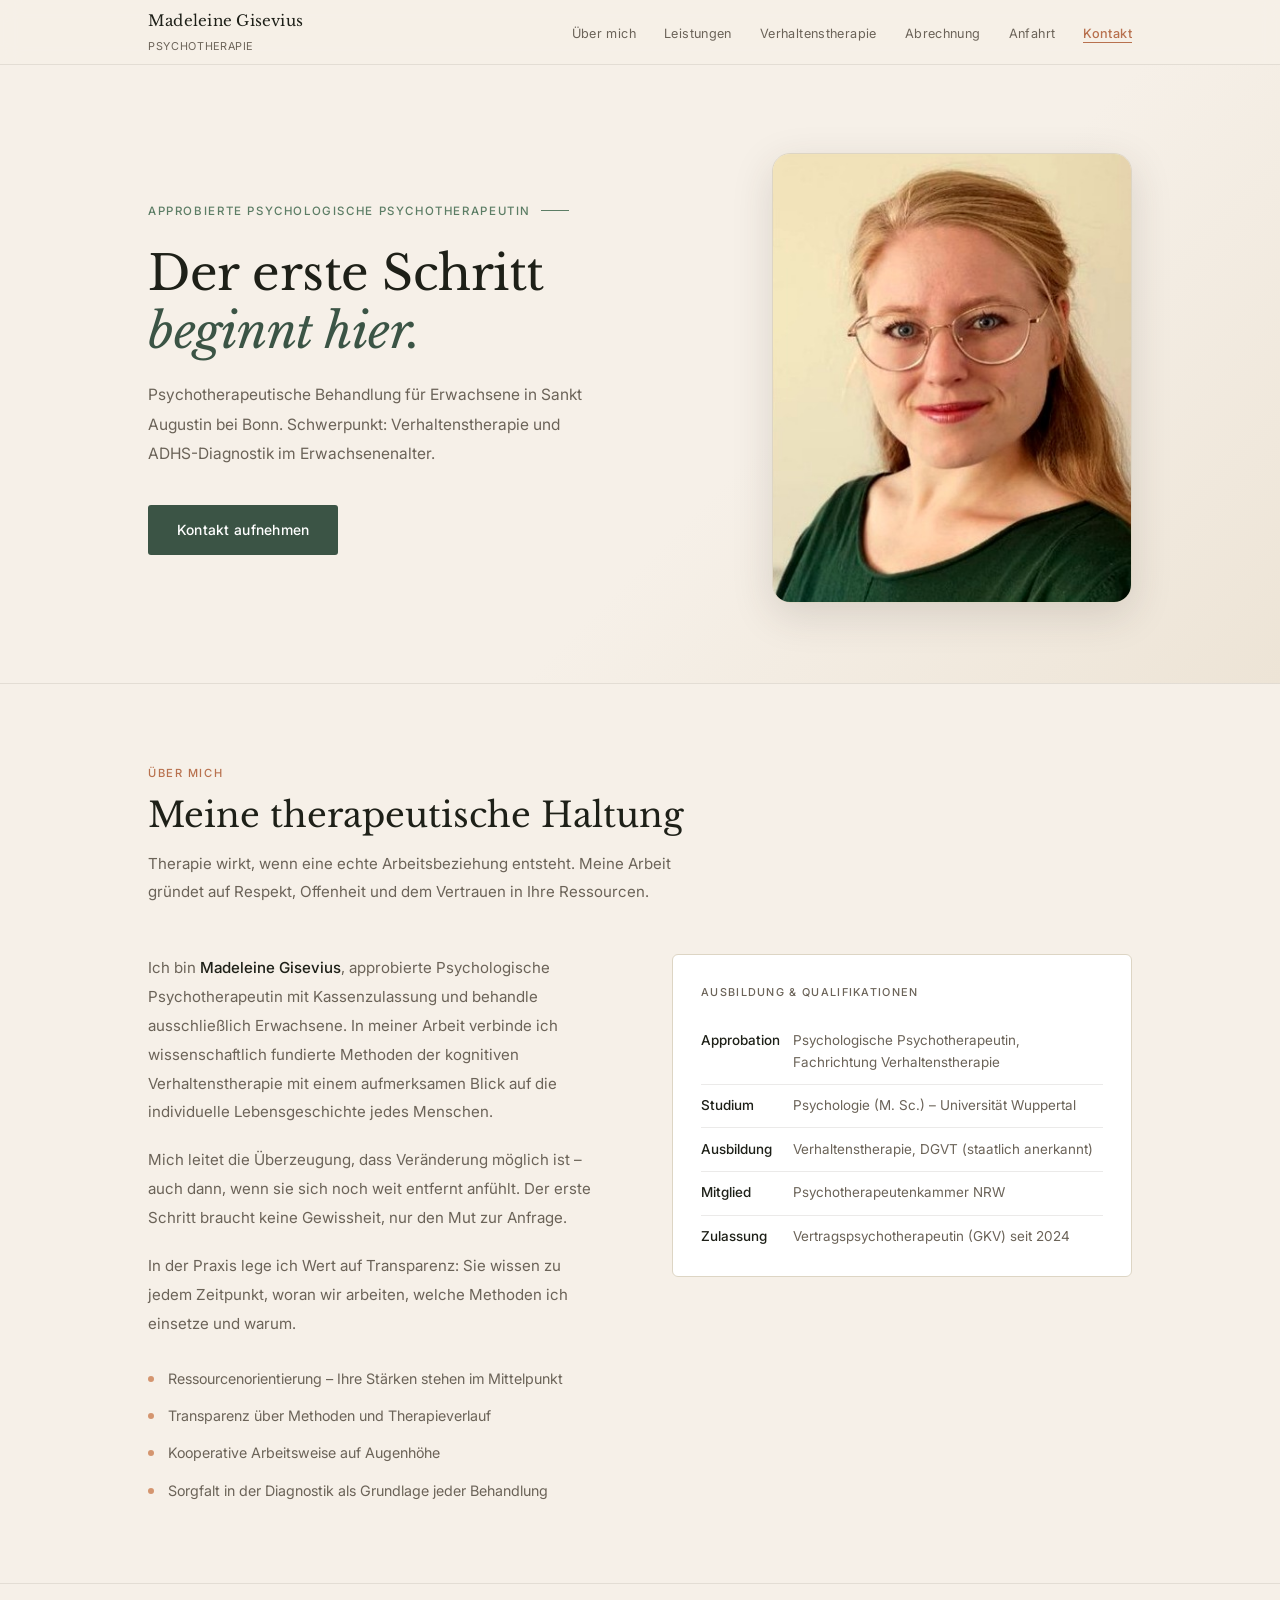
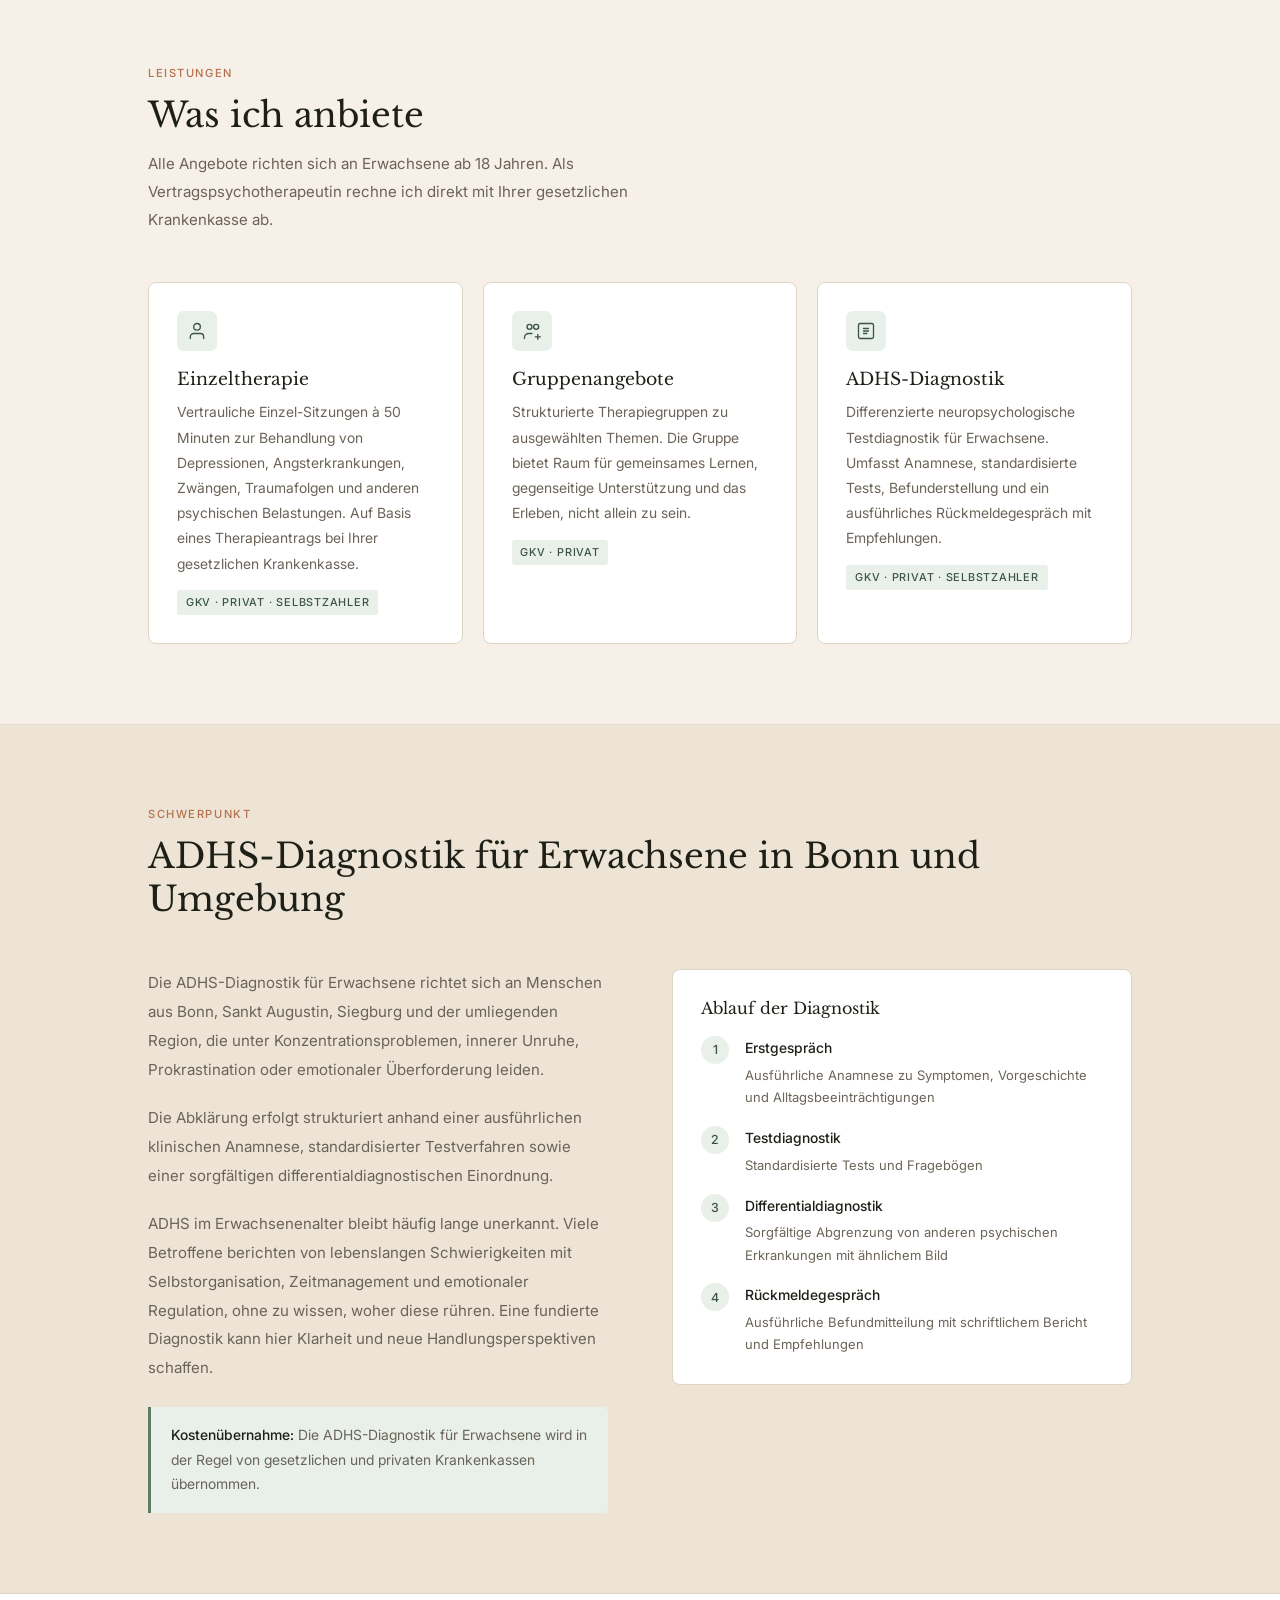
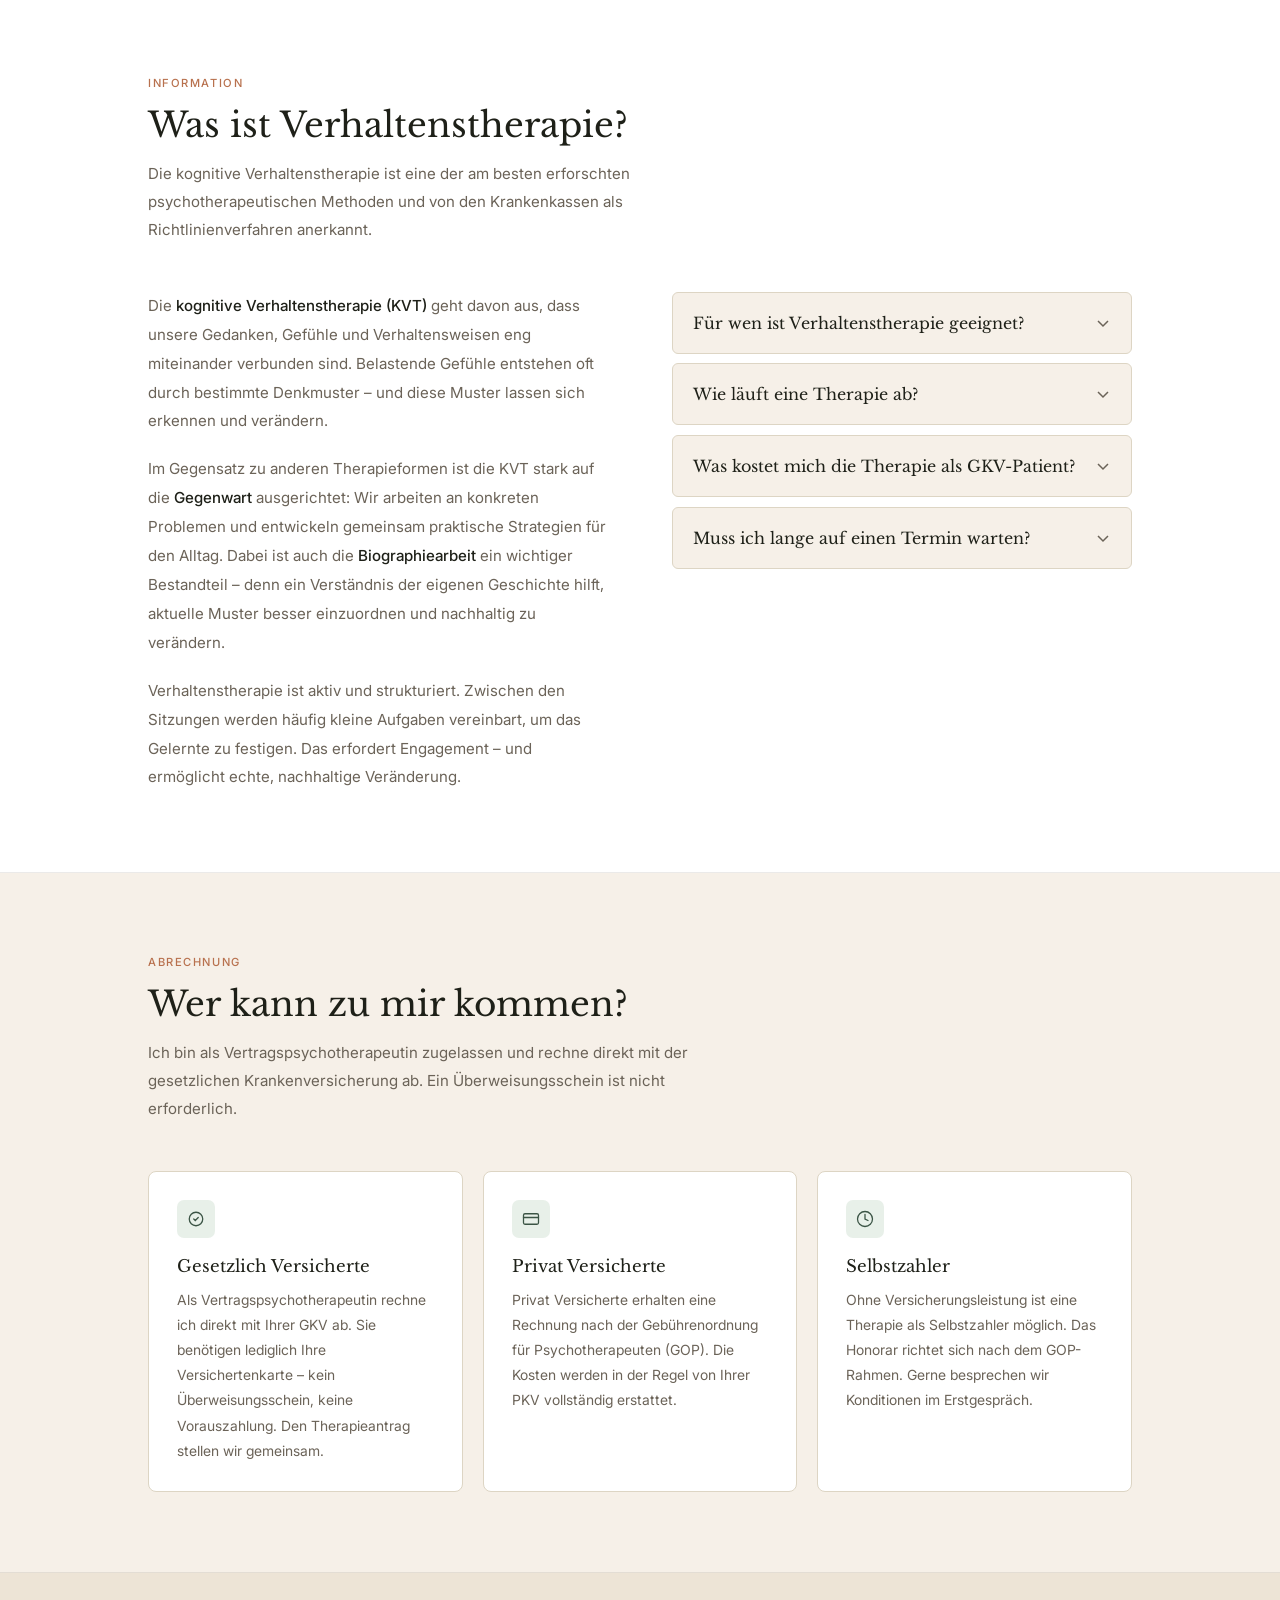
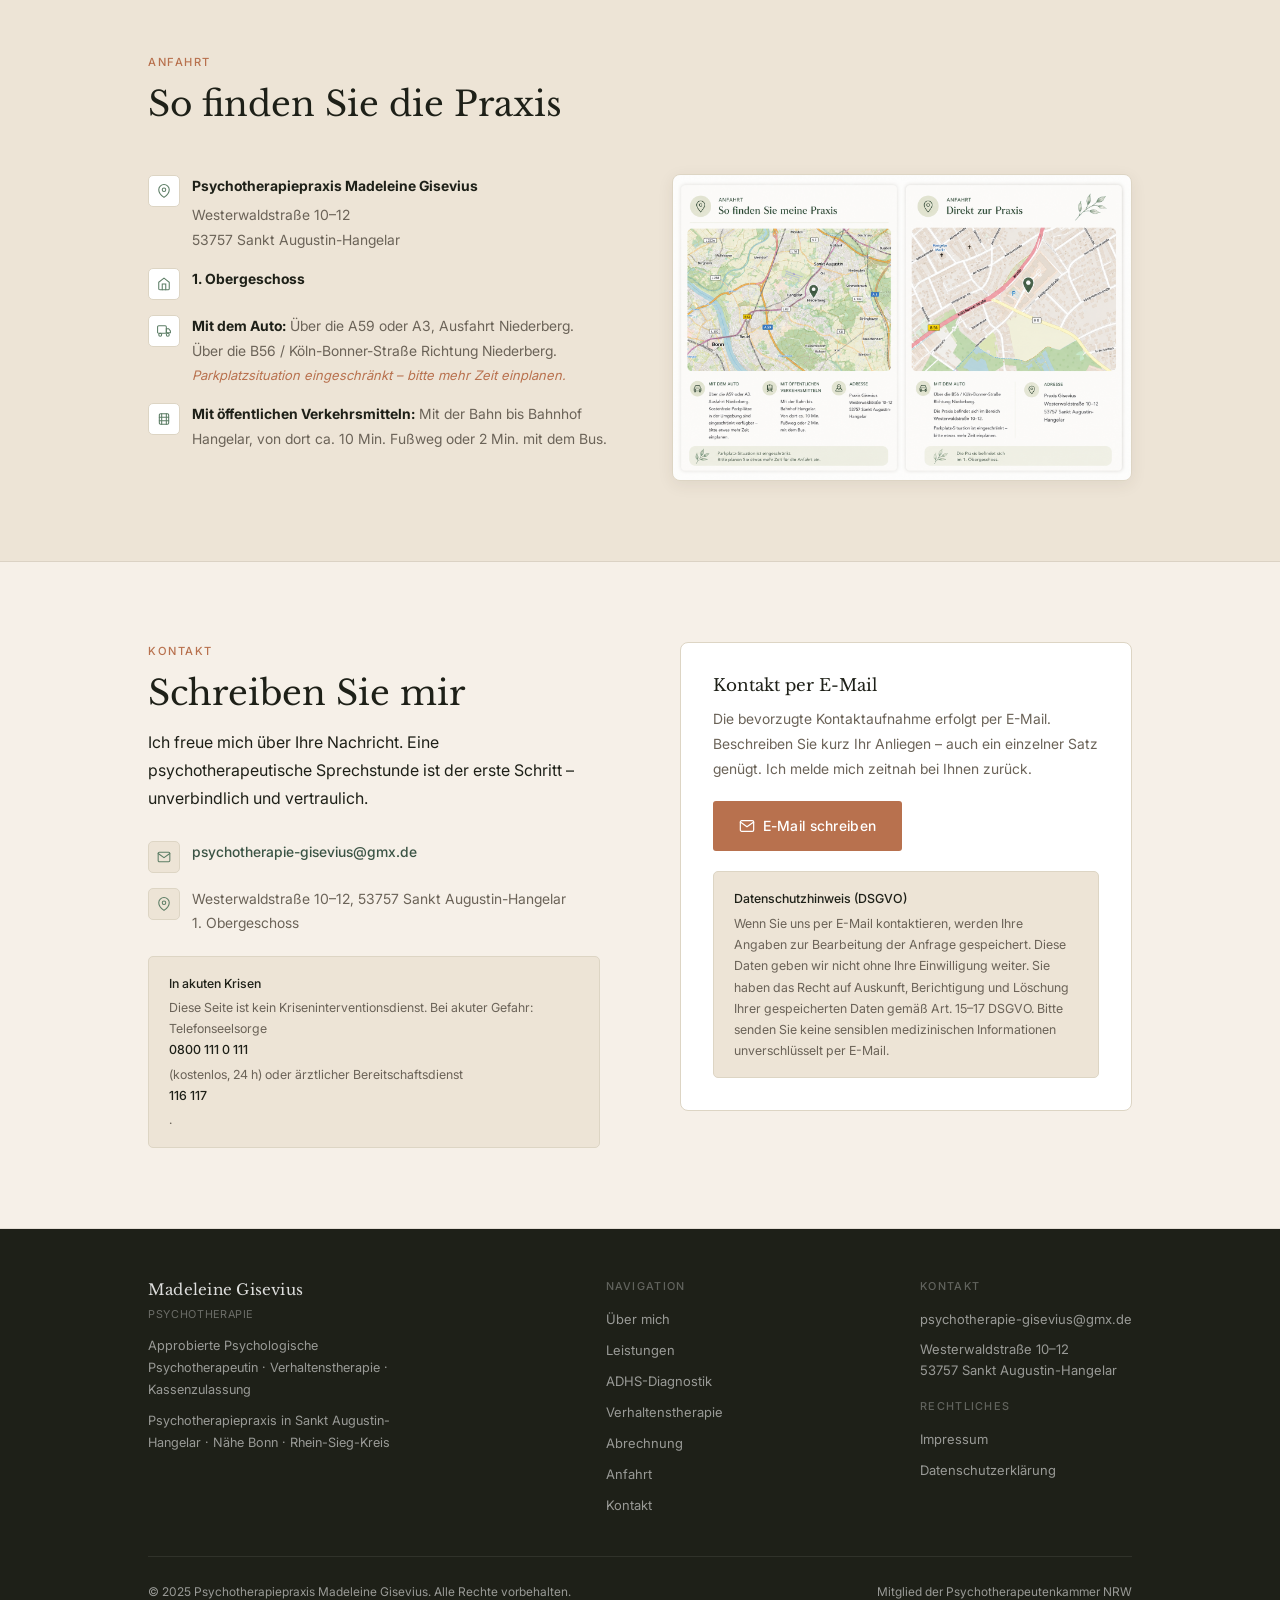
<file: INDEX.html>
<!DOCTYPE html>
<html lang="de">
<head>
<meta charset="UTF-8">
<meta name="viewport" content="width=device-width, initial-scale=1.0">
<meta name="description" content="Psychotherapiepraxis Madeleine Gisevius – Approbierte Psychologische Psychotherapeutin in Sankt Augustin bei Bonn. Einzeltherapie, Gruppentherapie und ADHS-Diagnostik für Erwachsene. Kassenzulassung vorhanden.">
<meta name="keywords" content="Psychotherapie Sankt Augustin, Verhaltenstherapie Bonn, ADHS Diagnostik Erwachsene, Kassenplatz Psychotherapie, Madeleine Gisevius, Psychologische Psychotherapeutin Hangelar">
<title>Psychotherapiepraxis Madeleine Gisevius – Sankt Augustin bei Bonn</title>
<link rel="stylesheet" href="fonts/fonts.css">

<script type="application/ld+json">
{
  "@context": "https://schema.org",
  "@type": "MedicalBusiness",
  "name": "Psychotherapiepraxis Madeleine Gisevius",
  "telephone": "+49-2241-203184",
  "email": "psychotherapie-gisevius@gmx.de",
  "address": {
    "@type": "PostalAddress",
    "streetAddress": "Westerwaldstraße 10-12",
    "addressLocality": "Sankt Augustin-Hangelar",
    "postalCode": "53757",
    "addressCountry": "DE"
  },
  "medicalSpecialty": ["Psychotherapy","Behavioral Therapy","ADHD diagnostics"]
}
</script>

<style>
*,*::before,*::after{box-sizing:border-box;margin:0;padding:0}

:root{
  --cream:     #F6F0E8;
  --cream-dk:  #EDE4D6;
  --white:     #FFFFFF;
  --border:    #DDD5C4;
  --moss:      #3B5445;
  --sage:      #5C7D65;
  --sage-pale: #E8F0E9;
  --terra:     #B8714E;
  --terra-lt:  #D4956F;
  --sand:      #C8B49A;
  --rule:      rgba(61,50,40,.1);
  --stone:     #6B6358;
  --ink:       #1E2018;
}

html{scroll-behavior:smooth}

body{
  font-family:'Inter',system-ui,sans-serif;
  font-size:16px;line-height:1.75;
  color:var(--ink);background:var(--cream);
  -webkit-font-smoothing:antialiased;
}

h1,h2,h3,h4{
  font-family:'Libre Baskerville',Georgia,serif;
  font-weight:400;line-height:1.25;color:var(--ink);
}

a{color:inherit;text-decoration:none}
.wrap{max-width:1040px;margin:0 auto;padding:0 1.75rem}

/* ── NAV ── */
nav{
  position:sticky;top:0;z-index:200;
  background:rgba(246,240,232,.96);
  backdrop-filter:blur(10px);
  border-bottom:1px solid var(--rule);
}
.nav-row{display:flex;align-items:center;justify-content:space-between;height:64px}
.logo{
  font-family:'Libre Baskerville',serif;
  font-size:.95rem;font-weight:400;color:var(--ink);
  letter-spacing:.015em;
  display:flex;align-items:center;gap:.65rem;flex-shrink:0;
}
.logo-mark{width:32px;height:32px;flex-shrink:0}
.logo-sub{
  font-family:'Inter',sans-serif;font-size:.68rem;
  font-weight:400;color:var(--stone);
  letter-spacing:.06em;text-transform:uppercase;
  display:block;margin-top:2px;
}
.nav-links{display:flex;align-items:center;gap:1.75rem;list-style:none}
.nav-links a{
  font-size:.8rem;font-weight:400;color:var(--stone);
  letter-spacing:.03em;transition:color .2s;
}
.nav-links a:hover{color:var(--moss)}
.nav-links .nav-cta{
  color:var(--terra);border-bottom:1px solid currentColor;
  padding-bottom:1px;font-weight:500;
}
.hamburger{
  display:none;flex-direction:column;gap:5px;
  cursor:pointer;background:none;border:none;padding:4px;
}
.hamburger span{
  display:block;width:22px;height:1.5px;
  background:var(--ink);border-radius:1px;
  transition:transform .3s,opacity .3s;
}
.hamburger.open span:nth-child(1){transform:translateY(6.5px) rotate(45deg)}
.hamburger.open span:nth-child(2){opacity:0}
.hamburger.open span:nth-child(3){transform:translateY(-6.5px) rotate(-45deg)}
.mobile-nav{
  display:none;flex-direction:column;
  border-top:1px solid var(--rule);background:var(--cream);
}
.mobile-nav.open{display:flex}
.mobile-nav a{
  padding:.85rem 1.75rem;font-size:.9rem;
  color:var(--stone);border-bottom:1px solid var(--rule);
}
.mobile-nav a:last-child{color:var(--terra);font-weight:500}

/* ── HERO ── */
.hero{
  padding:5.5rem 0 5rem;
  border-bottom:1px solid var(--rule);
  background:linear-gradient(135deg,var(--cream) 60%,var(--cream-dk) 100%);
}
.hero-inner{
  display:grid;
  grid-template-columns:1fr 360px;
  gap:4rem;align-items:center;
}
.hero-kicker{
  font-size:.72rem;font-weight:500;
  letter-spacing:.14em;text-transform:uppercase;
  color:var(--sage);margin-bottom:1.5rem;
  display:flex;align-items:center;gap:.6rem;
}
.hero-kicker::after{content:'';display:block;width:28px;height:1px;background:var(--sage)}
.hero h1{
  font-size:clamp(2.1rem,4vw,3rem);
  line-height:1.2;margin-bottom:1.25rem;letter-spacing:-.01em;
}
.hero h1 em{font-style:italic;color:var(--moss)}
.hero-lead{
  font-size:.975rem;color:var(--stone);
  max-width:460px;line-height:1.9;margin-bottom:2.25rem;
}
.hero-cta{
  display:inline-block;background:var(--moss);color:#fff;
  padding:.8rem 1.8rem;font-size:.875rem;font-weight:500;
  letter-spacing:.02em;border-radius:3px;
  transition:background .2s,transform .15s;
}
.hero-cta:hover{background:#2e4338;transform:translateY(-1px)}

/* Portrait */
.portrait-wrapper{display:flex;justify-content:center;align-items:center}
.portrait-image{
  width:100%;max-width:360px;
  aspect-ratio:4/5;object-fit:cover;
  object-position:center 15%;
  border-radius:18px;
  box-shadow:0 12px 40px rgba(61,50,40,.15);
  border:1px solid var(--border);
}

/* ── SHARED ── */
.section{padding:5rem 0;border-bottom:1px solid var(--rule)}
.sec-header{margin-bottom:3rem}
.sec-label{
  font-size:.7rem;font-weight:500;letter-spacing:.14em;
  text-transform:uppercase;color:var(--terra);margin-bottom:.65rem;
}
.sec-title{font-size:clamp(1.6rem,3vw,2.15rem);margin-bottom:.8rem}
.sec-intro{font-size:.95rem;color:var(--stone);max-width:560px;line-height:1.85}

/* ── ÜBER MICH ── */
.two-col{display:grid;grid-template-columns:1fr 1fr;gap:4rem;align-items:start}
.prose p{
  font-size:.95rem;color:var(--stone);
  line-height:1.9;margin-bottom:1.2rem;
}
.prose p:last-child{margin-bottom:0}
.prose strong{color:var(--ink);font-weight:500}
.haltung-list{
  margin-top:1.75rem;list-style:none;
  display:flex;flex-direction:column;gap:.8rem;
}
.haltung-list li{
  display:flex;gap:.85rem;align-items:flex-start;
  font-size:.9rem;color:var(--stone);line-height:1.7;
}
.hdot{
  width:6px;height:6px;border-radius:50%;
  background:var(--terra-lt);flex-shrink:0;margin-top:.56rem;
}
.qualifikationen{
  background:var(--white);border:1px solid var(--border);
  border-radius:6px;padding:1.75rem;
}
.qual-heading{
  font-family:'Inter',sans-serif;font-size:.68rem;font-weight:500;
  letter-spacing:.12em;text-transform:uppercase;
  color:var(--stone);margin-bottom:1.1rem;
}
.qual-item{
  display:flex;gap:.75rem;
  font-size:.85rem;color:var(--stone);
  line-height:1.6;padding:.65rem 0;
  border-bottom:1px solid var(--rule);
}
.qual-item:last-child{border-bottom:none;padding-bottom:0}
.qual-year{font-weight:500;color:var(--ink);min-width:80px;flex-shrink:0}

/* ── LEISTUNGEN ── */
.leistungen-grid{
  display:grid;grid-template-columns:repeat(auto-fit,minmax(260px,1fr));
  gap:1.25rem;
}
.leistung-item{
  background:var(--white);border:1px solid var(--border);
  border-radius:8px;overflow:hidden;
  transition:box-shadow .2s,transform .2s;
}
.leistung-item:hover{
  box-shadow:0 8px 28px rgba(61,50,40,.09);
  transform:translateY(-2px);
}
.leistung-photo{
  width:100%;height:200px;
  object-fit:cover;
  display:block;
  border-bottom:1px solid var(--border);
  /* warm filter via CSS */
  filter:sepia(12%) saturate(1.1) brightness(1.02);
}
.leistung-body{padding:1.5rem 1.75rem 1.75rem}
.leistung-icon{
  width:40px;height:40px;background:var(--sage-pale);
  border-radius:7px;display:flex;align-items:center;
  justify-content:center;margin-bottom:1.1rem;
}
.leistung-item h3{font-size:1.08rem;margin-bottom:.55rem}
.leistung-item p{font-size:.875rem;color:var(--stone);line-height:1.8}
.leistung-tag{
  display:inline-block;margin-top:.9rem;
  font-size:.68rem;font-weight:500;letter-spacing:.07em;text-transform:uppercase;
  color:var(--moss);background:var(--sage-pale);padding:.2rem .55rem;border-radius:3px;
}

/* ── ADHS ── */
.adhs-section{background:var(--cream-dk)}
.adhs-aside{
  background:var(--white);border:1px solid var(--border);
  border-radius:8px;padding:1.75rem;
}
.adhs-aside h4{font-size:1rem;margin-bottom:1.1rem}
.adhs-step{
  display:flex;gap:1rem;margin-bottom:1.1rem;align-items:flex-start;
}
.adhs-step:last-child{margin-bottom:0}
.adhs-num{
  width:28px;height:28px;border-radius:50%;
  background:var(--sage-pale);color:var(--moss);
  font-size:.78rem;font-weight:500;
  display:flex;align-items:center;justify-content:center;flex-shrink:0;
}
.adhs-step-text h5{
  font-size:.875rem;font-family:'Inter',sans-serif;
  font-weight:500;margin-bottom:.2rem;
}
.adhs-step-text p{font-size:.82rem;color:var(--stone);line-height:1.7}
.kassen-hinweis{
  margin-top:1.5rem;
  padding:1rem 1.25rem;
  background:var(--sage-pale);
  border-left:3px solid var(--sage);
  border-radius:0 5px 5px 0;
  font-size:.875rem;color:var(--stone);line-height:1.75;
}
.kassen-hinweis strong{color:var(--ink);font-weight:500}

/* ── VT ── */
.vt-section{background:var(--white)}
.faq-list{display:flex;flex-direction:column;gap:.6rem}
.faq-item{
  background:var(--cream);border:1px solid var(--border);
  border-radius:6px;overflow:hidden;
}
.faq-q{
  display:flex;justify-content:space-between;align-items:center;
  padding:1rem 1.25rem;cursor:pointer;
  font-family:'Libre Baskerville',serif;font-size:1rem;color:var(--ink);
  gap:1rem;list-style:none;user-select:none;
}
.faq-q::-webkit-details-marker{display:none}
.faq-chev{flex-shrink:0;width:16px;height:16px;transition:transform .25s}
details[open] .faq-chev{transform:rotate(180deg)}
.faq-a{
  padding:.85rem 1.25rem 1rem;
  font-size:.875rem;color:var(--stone);line-height:1.8;
  border-top:1px solid var(--rule);
}

/* ── ABRECHNUNG ── */
.abrechnung-grid{display:grid;grid-template-columns:repeat(auto-fit,minmax(220px,1fr));gap:1.25rem}
.abrech-card{
  background:var(--white);border:1px solid var(--border);
  border-radius:8px;padding:1.75rem;
}
.abrech-card h3{font-size:1.05rem;margin-bottom:.6rem}
.abrech-card p{font-size:.875rem;color:var(--stone);line-height:1.8}
.abrech-icon{
  width:38px;height:38px;background:var(--sage-pale);
  border-radius:7px;display:flex;align-items:center;
  justify-content:center;margin-bottom:1.1rem;
}

/* ── ANFAHRT ── */
.anfahrt-section{background:var(--cream-dk)}
.anfahrt-grid{display:grid;grid-template-columns:1fr 1fr;gap:4rem;align-items:start}
.anfahrt-detail{
  display:flex;gap:.75rem;align-items:flex-start;
  font-size:.9rem;color:var(--stone);margin-bottom:.9rem;
}
.anfahrt-detail:last-child{margin-bottom:0}
.a-icon{
  width:32px;height:32px;background:var(--white);
  border:1px solid var(--border);border-radius:5px;
  display:flex;align-items:center;justify-content:center;
  flex-shrink:0;margin-top:1px;
}
/* Map image (the ChatGPT-generated map graphic) */
.map-img-wrap{
  border-radius:8px;overflow:hidden;
  border:1px solid var(--border);
  box-shadow:0 4px 16px rgba(61,50,40,.08);
}
.map-img-wrap img{
  width:100%;height:auto;display:block;
}

/* ── KONTAKT ── */
.kontakt-inner{display:grid;grid-template-columns:1fr 1fr;gap:5rem;align-items:start}
.kontakt-info p{font-size:.9rem;color:var(--stone);line-height:1.85;margin-bottom:1.25rem}
.kontakt-details{display:flex;flex-direction:column;gap:.85rem;margin-top:1.75rem}
.kd{display:flex;gap:.75rem;align-items:flex-start;font-size:.875rem;color:var(--stone)}
.kd-icon{
  width:32px;height:32px;background:var(--cream-dk);
  border:1px solid var(--border);border-radius:5px;
  display:flex;align-items:center;justify-content:center;
  flex-shrink:0;margin-top:1px;
}
.kd a{color:var(--moss);font-weight:500;transition:color .2s}
.kd a:hover{color:var(--terra)}
.mail-cta-box{
  background:var(--white);border:1px solid var(--border);
  border-radius:8px;padding:2rem;
}
.mail-cta-box h3{font-size:1.05rem;margin-bottom:.6rem}
.mail-cta-box p{font-size:.875rem;color:var(--stone);line-height:1.8;margin-bottom:1.25rem}
.btn-mail{
  display:inline-flex;align-items:center;gap:.5rem;
  background:var(--terra);color:#fff;
  padding:.8rem 1.6rem;border-radius:3px;
  font-size:.875rem;font-weight:500;letter-spacing:.02em;
  transition:background .2s,transform .15s;
}
.btn-mail:hover{background:#9e5e3e;transform:translateY(-1px)}
.dsgvo-box{
  margin-top:1.25rem;padding:1rem 1.25rem;
  background:var(--cream-dk);border:1px solid var(--border);
  border-radius:5px;font-size:.78rem;color:var(--stone);line-height:1.7;
}
.dsgvo-box strong{color:var(--ink);font-weight:500;display:block;margin-bottom:.2rem}
.crisis-box{
  margin-top:1.25rem;padding:1rem 1.25rem;
  background:var(--cream-dk);border:1px solid var(--border);
  border-radius:5px;font-size:.78rem;color:var(--stone);line-height:1.7;
}
.crisis-box strong{color:var(--ink);font-weight:500;display:block;margin-bottom:.2rem}

/* ── FOOTER ── */
footer{background:var(--ink);color:rgba(255,255,255,.55);padding:3rem 0 2rem}
.footer-grid{
  display:flex;flex-wrap:wrap;justify-content:space-between;
  gap:2.5rem;margin-bottom:2.5rem;
}
.footer-brand .logo{color:rgba(255,255,255,.85)}
.footer-brand p{font-size:.8rem;margin-top:.65rem;max-width:260px;line-height:1.75}
.footer-col{display:flex;flex-direction:column;gap:.5rem}
.footer-col-label{
  font-size:.68rem;font-weight:500;letter-spacing:.12em;text-transform:uppercase;
  color:rgba(255,255,255,.3);margin-bottom:.25rem;
}
.footer-col a{font-size:.82rem;transition:color .2s}
.footer-col a:hover{color:rgba(255,255,255,.9)}
.footer-bottom{
  border-top:1px solid rgba(255,255,255,.08);padding-top:1.5rem;
  display:flex;flex-wrap:wrap;justify-content:space-between;
  gap:.5rem;font-size:.75rem;
}

/* ── REVEAL ── */
.reveal{opacity:0;transform:translateY(20px);transition:opacity .55s ease,transform .55s ease}
.reveal.visible{opacity:1;transform:none}
@media(prefers-reduced-motion:reduce){.reveal{opacity:1;transform:none;transition:none}}

/* ── RESPONSIVE ── */
@media(max-width:860px){
  .nav-links{display:none}
  .hamburger{display:flex}
  .hero-inner{grid-template-columns:1fr;gap:2.5rem}
  .portrait-image{max-width:280px}
  .two-col,.anfahrt-grid,.kontakt-inner{grid-template-columns:1fr;gap:2.5rem}
}
@media(max-width:560px){
  .hero{padding:3.5rem 0 3rem}
  .section{padding:3.5rem 0}
  .leistungen-grid,.abrechnung-grid{grid-template-columns:1fr}
  .footer-grid{flex-direction:column}
}
</style>
</head>
<body>

<!-- NAV -->
<nav>
  <div class="wrap">
    <div class="nav-row">
      <a href="#" class="logo" aria-label="Psychotherapiepraxis Gisevius – Startseite">

        <span>
          Madeleine Gisevius
          <span class="logo-sub">Psychotherapie</span>
        </span>
      </a>
      <ul class="nav-links">
        <li><a href="#ueber-mich">Über mich</a></li>
        <li><a href="#leistungen">Leistungen</a></li>
        <li><a href="#verhaltenstherapie">Verhaltenstherapie</a></li>
        <li><a href="#abrechnung">Abrechnung</a></li>
        <li><a href="#anfahrt">Anfahrt</a></li>
        <li><a href="#kontakt" class="nav-cta">Kontakt</a></li>
      </ul>
      <button class="hamburger" id="hamburger" aria-label="Menü öffnen" aria-expanded="false">
        <span></span><span></span><span></span>
      </button>
    </div>
    <nav class="mobile-nav" id="mobileNav" aria-label="Mobilmenü">
      <a href="#ueber-mich">Über mich</a>
      <a href="#leistungen">Leistungen</a>
      <a href="#verhaltenstherapie">Verhaltenstherapie</a>
      <a href="#abrechnung">Abrechnung</a>
      <a href="#anfahrt">Anfahrt</a>
      <a href="#kontakt">Kontakt</a>
    </nav>
  </div>
</nav>

<!-- HERO -->
<header class="hero" aria-labelledby="hero-h1">
  <div class="wrap">
    <div class="hero-inner">
      <div>
        <p class="hero-kicker">Approbierte Psychologische Psychotherapeutin</p>
        <h1 id="hero-h1">
          Der erste Schritt<br>
          <em>beginnt hier.</em>
        </h1>
        <p class="hero-lead">
          Psychotherapeutische Behandlung für Erwachsene in Sankt Augustin bei Bonn.
          Schwerpunkt: Verhaltenstherapie und ADHS-Diagnostik im Erwachsenenalter.
        </p>
        <a href="#kontakt" class="hero-cta">Kontakt aufnehmen</a>
      </div>
      <div class="portrait-wrapper reveal">
        <img
          src="1000019240.jpg"
          alt="Madeleine Gisevius, Approbierte Psychologische Psychotherapeutin in Sankt Augustin-Hangelar"
          class="portrait-image"
          loading="eager">
      </div>
    </div>
  </div>
</header>

<!-- ÜBER MICH -->
<section class="section" id="ueber-mich" aria-labelledby="ueber-title">
  <div class="wrap">
    <div class="sec-header reveal">
      <p class="sec-label">Über mich</p>
      <h2 class="sec-title" id="ueber-title">Meine therapeutische Haltung</h2>
      <p class="sec-intro">
        Therapie wirkt, wenn eine echte Arbeitsbeziehung entsteht.
        Meine Arbeit gründet auf Respekt, Offenheit und dem Vertrauen in Ihre Ressourcen.
      </p>
    </div>
    <div class="two-col">
      <div class="prose reveal">
        <p>
          Ich bin <strong>Madeleine Gisevius</strong>, approbierte Psychologische
          Psychotherapeutin mit Kassenzulassung und behandle ausschließlich Erwachsene.
          In meiner Arbeit verbinde ich wissenschaftlich fundierte Methoden der
          kognitiven Verhaltenstherapie mit einem aufmerksamen Blick auf die
          individuelle Lebensgeschichte jedes Menschen.
        </p>
        <p>
          Mich leitet die Überzeugung, dass Veränderung möglich ist – auch dann,
          wenn sie sich noch weit entfernt anfühlt. Der erste Schritt braucht
          keine Gewissheit, nur den Mut zur Anfrage.
        </p>
        <p>
          In der Praxis lege ich Wert auf Transparenz: Sie wissen zu jedem
          Zeitpunkt, woran wir arbeiten, welche Methoden ich einsetze und warum.
        </p>
        <ul class="haltung-list">
          <li><span class="hdot" aria-hidden="true"></span>Ressourcenorientierung – Ihre Stärken stehen im Mittelpunkt</li>
          <li><span class="hdot" aria-hidden="true"></span>Transparenz über Methoden und Therapieverlauf</li>
          <li><span class="hdot" aria-hidden="true"></span>Kooperative Arbeitsweise auf Augenhöhe</li>
          <li><span class="hdot" aria-hidden="true"></span>Sorgfalt in der Diagnostik als Grundlage jeder Behandlung</li>
        </ul>
      </div>
      <div class="reveal">
        <div class="qualifikationen">
          <p class="qual-heading">Ausbildung &amp; Qualifikationen</p>
          <div class="qual-item">
            <span class="qual-year">Approbation</span>
            <span>Psychologische Psychotherapeutin, Fachrichtung Verhaltenstherapie</span>
          </div>
          <div class="qual-item">
            <span class="qual-year">Studium</span>
            <span>Psychologie (M.&nbsp;Sc.) – Universität Wuppertal</span>
          </div>
          <div class="qual-item">
            <span class="qual-year">Ausbildung</span>
            <span>Verhaltenstherapie, DGVT (staatlich anerkannt)</span>
          </div>
          <div class="qual-item">
            <span class="qual-year">Mitglied</span>
            <span>Psychotherapeutenkammer NRW</span>
          </div>
          <div class="qual-item">
            <span class="qual-year">Zulassung</span>
            <span>Vertragspsychotherapeutin (GKV) seit 2024</span>
          </div>
        </div>
      </div>
    </div>
  </div>
</section>

<!-- LEISTUNGEN -->
<section class="section" id="leistungen" aria-labelledby="leistungen-title">
  <div class="wrap">
    <div class="sec-header reveal">
      <p class="sec-label">Leistungen</p>
      <h2 class="sec-title" id="leistungen-title">Was ich anbiete</h2>
      <p class="sec-intro">
        Alle Angebote richten sich an Erwachsene ab 18 Jahren.
        Als Vertragspsychotherapeutin rechne ich direkt mit Ihrer gesetzlichen Krankenkasse ab.
      </p>
    </div>
    <div class="leistungen-grid">

      <div class="leistung-item reveal">
        <div class="leistung-body" style="padding-top:1.75rem">
          <div class="leistung-icon">
            <svg width="20" height="20" viewBox="0 0 24 24" fill="none" stroke="#3B5445" stroke-width="1.6" stroke-linecap="round" stroke-linejoin="round" aria-hidden="true">
              <path d="M20 21v-2a4 4 0 0 0-4-4H8a4 4 0 0 0-4 4v2"/>
              <circle cx="12" cy="7" r="4"/>
            </svg>
          </div>
          <h3>Einzeltherapie</h3>
          <p>
            Vertrauliche Einzel-Sitzungen à 50 Minuten zur Behandlung von Depressionen,
            Angsterkrankungen, Zwängen, Traumafolgen und anderen psychischen Belastungen.
            Auf Basis eines Therapieantrags bei Ihrer gesetzlichen Krankenkasse.
          </p>
          <span class="leistung-tag">GKV · Privat · Selbstzahler</span>
        </div>
      </div>

      <div class="leistung-item reveal">
        <div class="leistung-body" style="padding-top:1.75rem">
          <div class="leistung-icon">
            <svg width="20" height="20" viewBox="0 0 24 24" fill="none" stroke="#3B5445" stroke-width="1.6" stroke-linecap="round" stroke-linejoin="round" aria-hidden="true">
              <circle cx="9" cy="7" r="3"/>
              <circle cx="17" cy="7" r="3"/>
              <path d="M3 21v-1a5 5 0 0 1 5-5h4"/>
              <path d="M16 19h6m-3-3v6"/>
            </svg>
          </div>
          <h3>Gruppenangebote</h3>
          <p>
            Strukturierte Therapiegruppen zu ausgewählten Themen. Die Gruppe bietet Raum
            für gemeinsames Lernen, gegenseitige Unterstützung und das Erleben,
            nicht allein zu sein.
          </p>
          <span class="leistung-tag">GKV · Privat</span>
        </div>
      </div>

      <div class="leistung-item reveal">
        <div class="leistung-body" style="padding-top:1.75rem">
          <div class="leistung-icon">
            <svg width="20" height="20" viewBox="0 0 24 24" fill="none" stroke="#3B5445" stroke-width="1.6" stroke-linecap="round" stroke-linejoin="round" aria-hidden="true">
              <rect x="3" y="3" width="18" height="18" rx="2"/>
              <path d="M9 9h6M9 12h6M9 15h4"/>
            </svg>
          </div>
          <h3>ADHS-Diagnostik</h3>
          <p>
            Differenzierte neuropsychologische Testdiagnostik für Erwachsene.
            Umfasst Anamnese, standardisierte Tests, Befunderstellung und ein
            ausführliches Rückmeldegespräch mit Empfehlungen.
          </p>
          <span class="leistung-tag">GKV · Privat · Selbstzahler</span>
        </div>
      </div>

    </div>

  </div>
</section>

<!-- ADHS DETAIL -->
<section class="section adhs-section" id="adhs" aria-labelledby="adhs-title">
  <div class="wrap">
    <div class="sec-header reveal">
      <p class="sec-label">Schwerpunkt</p>
      <h2 class="sec-title" id="adhs-title">ADHS-Diagnostik für Erwachsene in Bonn und Umgebung</h2>
    </div>
    <div class="two-col">
      <div class="prose reveal">
        <p>
          Die ADHS-Diagnostik für Erwachsene richtet sich an Menschen aus Bonn,
          Sankt Augustin, Siegburg und der umliegenden Region, die unter
          Konzentrationsproblemen, innerer Unruhe, Prokrastination oder
          emotionaler Überforderung leiden.
        </p>
        <p>
          Die Abklärung erfolgt strukturiert anhand einer ausführlichen klinischen
          Anamnese, standardisierter Testverfahren sowie einer sorgfältigen
          differentialdiagnostischen Einordnung.
        </p>
        <p>
          ADHS im Erwachsenenalter bleibt häufig lange unerkannt. Viele Betroffene
          berichten von lebenslangen Schwierigkeiten mit Selbstorganisation,
          Zeitmanagement und emotionaler Regulation, ohne zu wissen, woher diese rühren.
          Eine fundierte Diagnostik kann hier Klarheit und neue Handlungsperspektiven schaffen.
        </p>
        <div class="kassen-hinweis">
          <strong>Kostenübernahme:</strong> Die ADHS-Diagnostik für Erwachsene wird
          in der Regel von gesetzlichen und privaten Krankenkassen übernommen.
          
        </div>
      </div>
      <div class="reveal">
        <div class="adhs-aside">
          <h4>Ablauf der Diagnostik</h4>
          <div class="adhs-step">
            <div class="adhs-num">1</div>
            <div class="adhs-step-text">
              <h5>Erstgespräch</h5>
              <p>Ausführliche Anamnese zu Symptomen, Vorgeschichte und Alltagsbeeinträchtigungen</p>
            </div>
          </div>
          <div class="adhs-step">
            <div class="adhs-num">2</div>
            <div class="adhs-step-text">
              <h5>Testdiagnostik</h5>
              <p>Standardisierte Tests und Fragebögen</p>
            </div>
          </div>
          <div class="adhs-step">
            <div class="adhs-num">3</div>
            <div class="adhs-step-text">
              <h5>Differentialdiagnostik</h5>
              <p>Sorgfältige Abgrenzung von anderen psychischen Erkrankungen mit ähnlichem Bild</p>
            </div>
          </div>
          <div class="adhs-step">
            <div class="adhs-num">4</div>
            <div class="adhs-step-text">
              <h5>Rückmeldegespräch</h5>
              <p>Ausführliche Befundmitteilung mit schriftlichem Bericht und Empfehlungen</p>
            </div>
          </div>
        </div>
      </div>
    </div>
  </div>
</section>

<!-- VERHALTENSTHERAPIE -->
<section class="section vt-section" id="verhaltenstherapie" aria-labelledby="vt-title">
  <div class="wrap">
    <div class="sec-header reveal">
      <p class="sec-label">Information</p>
      <h2 class="sec-title" id="vt-title">Was ist Verhaltenstherapie?</h2>
      <p class="sec-intro">
        Die kognitive Verhaltenstherapie ist eine der am besten erforschten psychotherapeutischen
        Methoden und von den Krankenkassen als Richtlinienverfahren anerkannt.
      </p>
    </div>
    <div class="two-col">
      <div class="prose reveal">
        <p>
          Die <strong>kognitive Verhaltenstherapie (KVT)</strong> geht davon aus, dass
          unsere Gedanken, Gefühle und Verhaltensweisen eng miteinander verbunden sind.
          Belastende Gefühle entstehen oft durch bestimmte Denkmuster – und diese
          Muster lassen sich erkennen und verändern.
        </p>
        <p>
          Im Gegensatz zu anderen Therapieformen ist die KVT stark auf die
          <strong>Gegenwart</strong> ausgerichtet: Wir arbeiten an konkreten Problemen
          und entwickeln gemeinsam praktische Strategien für den Alltag. Dabei ist auch
          die <strong>Biographiearbeit</strong> ein wichtiger Bestandteil – denn ein
          Verständnis der eigenen Geschichte hilft, aktuelle Muster besser einzuordnen
          und nachhaltig zu verändern.
        </p>
        <p>
          Verhaltenstherapie ist aktiv und strukturiert. Zwischen den Sitzungen werden
          häufig kleine Aufgaben vereinbart, um das Gelernte zu festigen. Das erfordert
          Engagement – und ermöglicht echte, nachhaltige Veränderung.
        </p>
      </div>
      <div class="faq-list reveal">
        <details class="faq-item">
          <summary class="faq-q">
            Für wen ist Verhaltenstherapie geeignet?
            <svg class="faq-chev" viewBox="0 0 16 16" fill="none" stroke="#6B6358" stroke-width="1.5" aria-hidden="true"><path d="M3 6l5 5 5-5"/></svg>
          </summary>
          <div class="faq-a">
            KVT ist bei einer Vielzahl psychischer Erkrankungen wirksam: Depressionen,
            Angst- und Panikstörungen, soziale Phobien, Zwangsstörungen, PTBS, Burnout
            und viele weitere. Im Erstgespräch klären wir gemeinsam, ob das Verfahren
            für Ihre Situation passend ist.
          </div>
        </details>
        <details class="faq-item">
          <summary class="faq-q">
            Wie läuft eine Therapie ab?
            <svg class="faq-chev" viewBox="0 0 16 16" fill="none" stroke="#6B6358" stroke-width="1.5" aria-hidden="true"><path d="M3 6l5 5 5-5"/></svg>
          </summary>
          <div class="faq-a">
            Am Anfang steht eine psychotherapeutische Sprechstunde und zwei bis vier
            probatorische Sitzungen, in denen wir Ihre Anliegen kennenlernen und
            gemeinsam Therapieziele formulieren. Danach folgt der Therapieantrag
            an die Krankenkasse. Die eigentliche Therapie umfasst in der Regel
            24 bis 60 Sitzungen, je nach Bedarf.
          </div>
        </details>
        <details class="faq-item">
          <summary class="faq-q">
            Was kostet mich die Therapie als GKV-Patient?
            <svg class="faq-chev" viewBox="0 0 16 16" fill="none" stroke="#6B6358" stroke-width="1.5" aria-hidden="true"><path d="M3 6l5 5 5-5"/></svg>
          </summary>
          <div class="faq-a">
            Als Vertragspsychotherapeutin rechne ich direkt mit Ihrer gesetzlichen
            Krankenkasse ab. Für Sie entstehen in der Regel keine Kosten –
            die Therapie ist eine Kassenleistung.
          </div>
        </details>
        <details class="faq-item">
          <summary class="faq-q">
            Muss ich lange auf einen Termin warten?
            <svg class="faq-chev" viewBox="0 0 16 16" fill="none" stroke="#6B6358" stroke-width="1.5" aria-hidden="true"><path d="M3 6l5 5 5-5"/></svg>
          </summary>
          <div class="faq-a">
            Wartezeiten auf Therapieplätze sind leider oft unvermeidbar. Über die
            Terminservicestelle der Kassenärztlichen Vereinigung (Tel. 116&nbsp;117)
            haben Sie einen gesetzlichen Anspruch auf ein Erstgespräch innerhalb
            von vier Wochen. Schreiben Sie mir – ich informiere Sie über
            aktuelle Kapazitäten.
          </div>
        </details>
      </div>
    </div>
  </div>
</section>

<!-- ABRECHNUNG -->
<section class="section" id="abrechnung" aria-labelledby="abrechnung-title">
  <div class="wrap">
    <div class="sec-header reveal">
      <p class="sec-label">Abrechnung</p>
      <h2 class="sec-title" id="abrechnung-title">Wer kann zu mir kommen?</h2>
      <p class="sec-intro">
        Ich bin als Vertragspsychotherapeutin zugelassen und rechne direkt mit der
        gesetzlichen Krankenversicherung ab. Ein Überweisungsschein ist nicht erforderlich.
      </p>
    </div>
    <div class="abrechnung-grid reveal">
      <div class="abrech-card">
        <div class="abrech-icon">
          <svg width="18" height="18" viewBox="0 0 24 24" fill="none" stroke="#3B5445" stroke-width="1.7" stroke-linecap="round" aria-hidden="true">
            <path d="M9 12l2 2 4-4"/>
            <path d="M21 12c0 5-4 9-9 9s-9-4-9-9 4-9 9-9 9 4 9 9z"/>
          </svg>
        </div>
        <h3>Gesetzlich Versicherte</h3>
        <p>
          Als Vertragspsychotherapeutin rechne ich direkt mit Ihrer GKV ab.
          Sie benötigen lediglich Ihre Versichertenkarte – kein Überweisungsschein,
          keine Vorauszahlung. Den Therapieantrag stellen wir gemeinsam.
        </p>
      </div>
      <div class="abrech-card">
        <div class="abrech-icon">
          <svg width="18" height="18" viewBox="0 0 24 24" fill="none" stroke="#3B5445" stroke-width="1.7" stroke-linecap="round" aria-hidden="true">
            <rect x="2" y="5" width="20" height="14" rx="2"/>
            <path d="M2 10h20"/>
          </svg>
        </div>
        <h3>Privat Versicherte</h3>
        <p>
          Privat Versicherte erhalten eine Rechnung nach der Gebührenordnung
          für Psychotherapeuten (GOP). Die Kosten werden in der Regel von
          Ihrer PKV vollständig erstattet.
        </p>
      </div>
      <div class="abrech-card">
        <div class="abrech-icon">
          <svg width="18" height="18" viewBox="0 0 24 24" fill="none" stroke="#3B5445" stroke-width="1.7" stroke-linecap="round" aria-hidden="true">
            <circle cx="12" cy="12" r="10"/>
            <path d="M12 6v6l4 2"/>
          </svg>
        </div>
        <h3>Selbstzahler</h3>
        <p>
          Ohne Versicherungsleistung ist eine Therapie als Selbstzahler möglich.
          Das Honorar richtet sich nach dem GOP-Rahmen. Gerne besprechen wir
          Konditionen im Erstgespräch.
        </p>
      </div>
    </div>
  </div>
</section>

<!-- ANFAHRT -->
<section class="section anfahrt-section" id="anfahrt" aria-labelledby="anfahrt-title">
  <div class="wrap">
    <div class="sec-header reveal">
      <p class="sec-label">Anfahrt</p>
      <h2 class="sec-title" id="anfahrt-title">So finden Sie die Praxis</h2>
    </div>
    <div class="anfahrt-grid">
      <div class="reveal">
        <div class="anfahrt-detail">
          <div class="a-icon">
            <svg width="14" height="14" viewBox="0 0 24 24" fill="none" stroke="#5C7D65" stroke-width="1.8" stroke-linecap="round" aria-hidden="true">
              <path d="M21 10c0 7-9 13-9 13s-9-6-9-13a9 9 0 0 1 18 0z"/>
              <circle cx="12" cy="10" r="3"/>
            </svg>
          </div>
          <div>
            <strong style="color:var(--ink);font-size:.875rem;display:block;margin-bottom:.2rem">Psychotherapiepraxis Madeleine Gisevius</strong>
            <span style="font-size:.875rem">Westerwaldstraße 10–12<br>53757 Sankt Augustin-Hangelar</span>
          </div>
        </div>
        <div class="anfahrt-detail">
          <div class="a-icon">
            <svg width="14" height="14" viewBox="0 0 24 24" fill="none" stroke="#5C7D65" stroke-width="1.8" stroke-linecap="round" aria-hidden="true">
              <path d="M3 9l9-7 9 7v11a2 2 0 0 1-2 2H5a2 2 0 0 1-2-2z"/>
              <polyline points="9 22 9 12 15 12 15 22"/>
            </svg>
          </div>
          <span style="font-size:.875rem"><strong style="color:var(--ink)">1. Obergeschoss</strong></span>
        </div>
        <div class="anfahrt-detail">
          <div class="a-icon">
            <svg width="14" height="14" viewBox="0 0 24 24" fill="none" stroke="#5C7D65" stroke-width="1.8" stroke-linecap="round" aria-hidden="true">
              <rect x="1" y="3" width="15" height="13" rx="2"/>
              <path d="M16 8h4l3 4v3h-7V8z"/>
              <circle cx="5.5" cy="18.5" r="2.5"/>
              <circle cx="18.5" cy="18.5" r="2.5"/>
            </svg>
          </div>
          <div style="font-size:.875rem">
            <strong style="color:var(--ink)">Mit dem Auto:</strong> Über die A59 oder A3, Ausfahrt Niederberg.
            Über die B56 / Köln-Bonner-Straße Richtung Niederberg.
            <br><em style="color:var(--terra);font-size:.82rem">Parkplatzsituation eingeschränkt – bitte mehr Zeit einplanen.</em>
          </div>
        </div>
        <div class="anfahrt-detail">
          <div class="a-icon">
            <svg width="14" height="14" viewBox="0 0 24 24" fill="none" stroke="#5C7D65" stroke-width="1.8" stroke-linecap="round" aria-hidden="true">
              <rect x="4" y="3" width="16" height="18" rx="2"/>
              <path d="M4 9h16M4 15h16M8 3v18M16 3v18"/>
            </svg>
          </div>
          <div style="font-size:.875rem">
            <strong style="color:var(--ink)">Mit öffentlichen Verkehrsmitteln:</strong>
            Mit der Bahn bis Bahnhof Hangelar, von dort ca. 10 Min. Fußweg oder 2 Min. mit dem Bus.
          </div>
        </div>
      </div>
      <div class="map-img-wrap reveal">
        <img
          src="anfahrt.png"
          alt="Anfahrtskarte zur Psychotherapiepraxis Gisevius in Sankt Augustin-Hangelar mit Übersichtskarte und Detailkarte"
          loading="lazy">
      </div>
    </div>
  </div>
</section>

<!-- KONTAKT -->
<section class="section" id="kontakt" aria-labelledby="kontakt-title">
  <div class="wrap">
    <div class="kontakt-inner">
      <div class="reveal">
        <p class="sec-label">Kontakt</p>
        <h2 class="sec-title" id="kontakt-title">Schreiben Sie mir</h2>
        <p>
          Ich freue mich über Ihre Nachricht. Eine psychotherapeutische Sprechstunde ist der erste Schritt – unverbindlich und vertraulich.
        </p>
        <div class="kontakt-details">
          <div class="kd">
            <div class="kd-icon">
              <svg width="14" height="14" viewBox="0 0 24 24" fill="none" stroke="#5C7D65" stroke-width="1.8" stroke-linecap="round" aria-hidden="true">
                <path d="M4 4h16c1.1 0 2 .9 2 2v12c0 1.1-.9 2-2 2H4c-1.1 0-2-.9-2-2V6c0-1.1.9-2 2-2z"/>
                <polyline points="22,6 12,13 2,6"/>
              </svg>
            </div>
            <span><a href="mailto:psychotherapie-gisevius@gmx.de">psychotherapie-gisevius@gmx.de</a></span>
          </div>
          <div class="kd">
            <div class="kd-icon">
              <svg width="14" height="14" viewBox="0 0 24 24" fill="none" stroke="#5C7D65" stroke-width="1.8" stroke-linecap="round" aria-hidden="true">
                <path d="M21 10c0 7-9 13-9 13s-9-6-9-13a9 9 0 0 1 18 0z"/>
                <circle cx="12" cy="10" r="3"/>
              </svg>
            </div>
            <span>Westerwaldstraße 10–12, 53757 Sankt Augustin-Hangelar<br>1. Obergeschoss</span>
          </div>
        </div>
        <div class="crisis-box">
          <strong>In akuten Krisen</strong>
          Diese Seite ist kein Kriseninterventionsdienst. Bei akuter Gefahr:
          Telefonseelsorge <strong>0800&nbsp;111&nbsp;0&nbsp;111</strong> (kostenlos, 24&nbsp;h)
          oder ärztlicher Bereitschaftsdienst <strong>116&nbsp;117</strong>.
        </div>
      </div>

      <div class="reveal">
        <div class="mail-cta-box">
          <h3>Kontakt per E-Mail</h3>
          <p>
            Die bevorzugte Kontaktaufnahme erfolgt per E-Mail. Beschreiben Sie kurz
            Ihr Anliegen – auch ein einzelner Satz genügt. Ich melde mich zeitnah
            bei Ihnen zurück.
          </p>
          <a href="mailto:psychotherapie-gisevius@gmx.de" class="btn-mail">
            <svg width="16" height="16" viewBox="0 0 24 24" fill="none" stroke="currentColor" stroke-width="1.8" stroke-linecap="round" aria-hidden="true">
              <path d="M4 4h16c1.1 0 2 .9 2 2v12c0 1.1-.9 2-2 2H4c-1.1 0-2-.9-2-2V6c0-1.1.9-2 2-2z"/>
              <polyline points="22,6 12,13 2,6"/>
            </svg>
            E-Mail schreiben
          </a>
          <div class="dsgvo-box">
            <strong>Datenschutzhinweis (DSGVO)</strong>
            Wenn Sie uns per E-Mail kontaktieren, werden Ihre Angaben zur Bearbeitung
            der Anfrage gespeichert. Diese Daten geben wir nicht ohne Ihre Einwilligung
            weiter. Sie haben das Recht auf Auskunft, Berichtigung und Löschung Ihrer
            gespeicherten Daten gemäß Art.&nbsp;15–17 DSGVO. Bitte senden Sie keine
            sensiblen medizinischen Informationen unverschlüsselt per E-Mail.
          </div>
        </div>
      </div>
    </div>
  </div>
</section>

<!-- FOOTER -->
<footer>
  <div class="wrap">
    <div class="footer-grid">
      <div class="footer-brand">
        <a href="#" class="logo" aria-label="Zurück zum Seitenanfang">

          <span>
            Madeleine Gisevius
            <span class="logo-sub" style="color:rgba(255,255,255,.35)">Psychotherapie</span>
          </span>
        </a>
        <p>Approbierte Psychologische Psychotherapeutin · Verhaltenstherapie · Kassenzulassung</p>
        <p style="margin-top:.5rem">Psychotherapiepraxis in Sankt Augustin-Hangelar · Nähe Bonn · Rhein-Sieg-Kreis</p>
      </div>
      <div class="footer-col">
        <span class="footer-col-label">Navigation</span>
        <a href="#ueber-mich">Über mich</a>
        <a href="#leistungen">Leistungen</a>
        <a href="#adhs">ADHS-Diagnostik</a>
        <a href="#verhaltenstherapie">Verhaltenstherapie</a>
        <a href="#abrechnung">Abrechnung</a>
        <a href="#anfahrt">Anfahrt</a>
        <a href="#kontakt">Kontakt</a>
      </div>
      <div class="footer-col">
        <span class="footer-col-label">Kontakt</span>
        <a href="mailto:psychotherapie-gisevius@gmx.de">psychotherapie-gisevius@gmx.de</a>
        <span style="font-size:.82rem;line-height:1.6">Westerwaldstraße 10–12<br>53757 Sankt Augustin-Hangelar</span>
        <span class="footer-col-label" style="margin-top:.5rem">Rechtliches</span>
        <a href="impressum.html">Impressum</a>
        <a href="datenschutz.html">Datenschutzerklärung</a>
      </div>
    </div>
    <div class="footer-bottom">
      <span>© 2025 Psychotherapiepraxis Madeleine Gisevius. Alle Rechte vorbehalten.</span>
      <span>Mitglied der Psychotherapeutenkammer NRW</span>
    </div>
  </div>
</footer>

<script>
const btn=document.getElementById('hamburger');
const mnav=document.getElementById('mobileNav');
btn.addEventListener('click',()=>{
  const o=mnav.classList.toggle('open');
  btn.classList.toggle('open',o);
  btn.setAttribute('aria-expanded',String(o));
});
mnav.querySelectorAll('a').forEach(a=>a.addEventListener('click',()=>{
  mnav.classList.remove('open');
  btn.classList.remove('open');
  btn.setAttribute('aria-expanded','false');
}));

const obs=new IntersectionObserver(entries=>{
  entries.forEach((e,i)=>{
    if(e.isIntersecting){
      setTimeout(()=>e.target.classList.add('visible'),i*70);
      obs.unobserve(e.target);
    }
  });
},{threshold:0.08});
document.querySelectorAll('.reveal').forEach(el=>obs.observe(el));
</script>
</body>
</html>
</file>
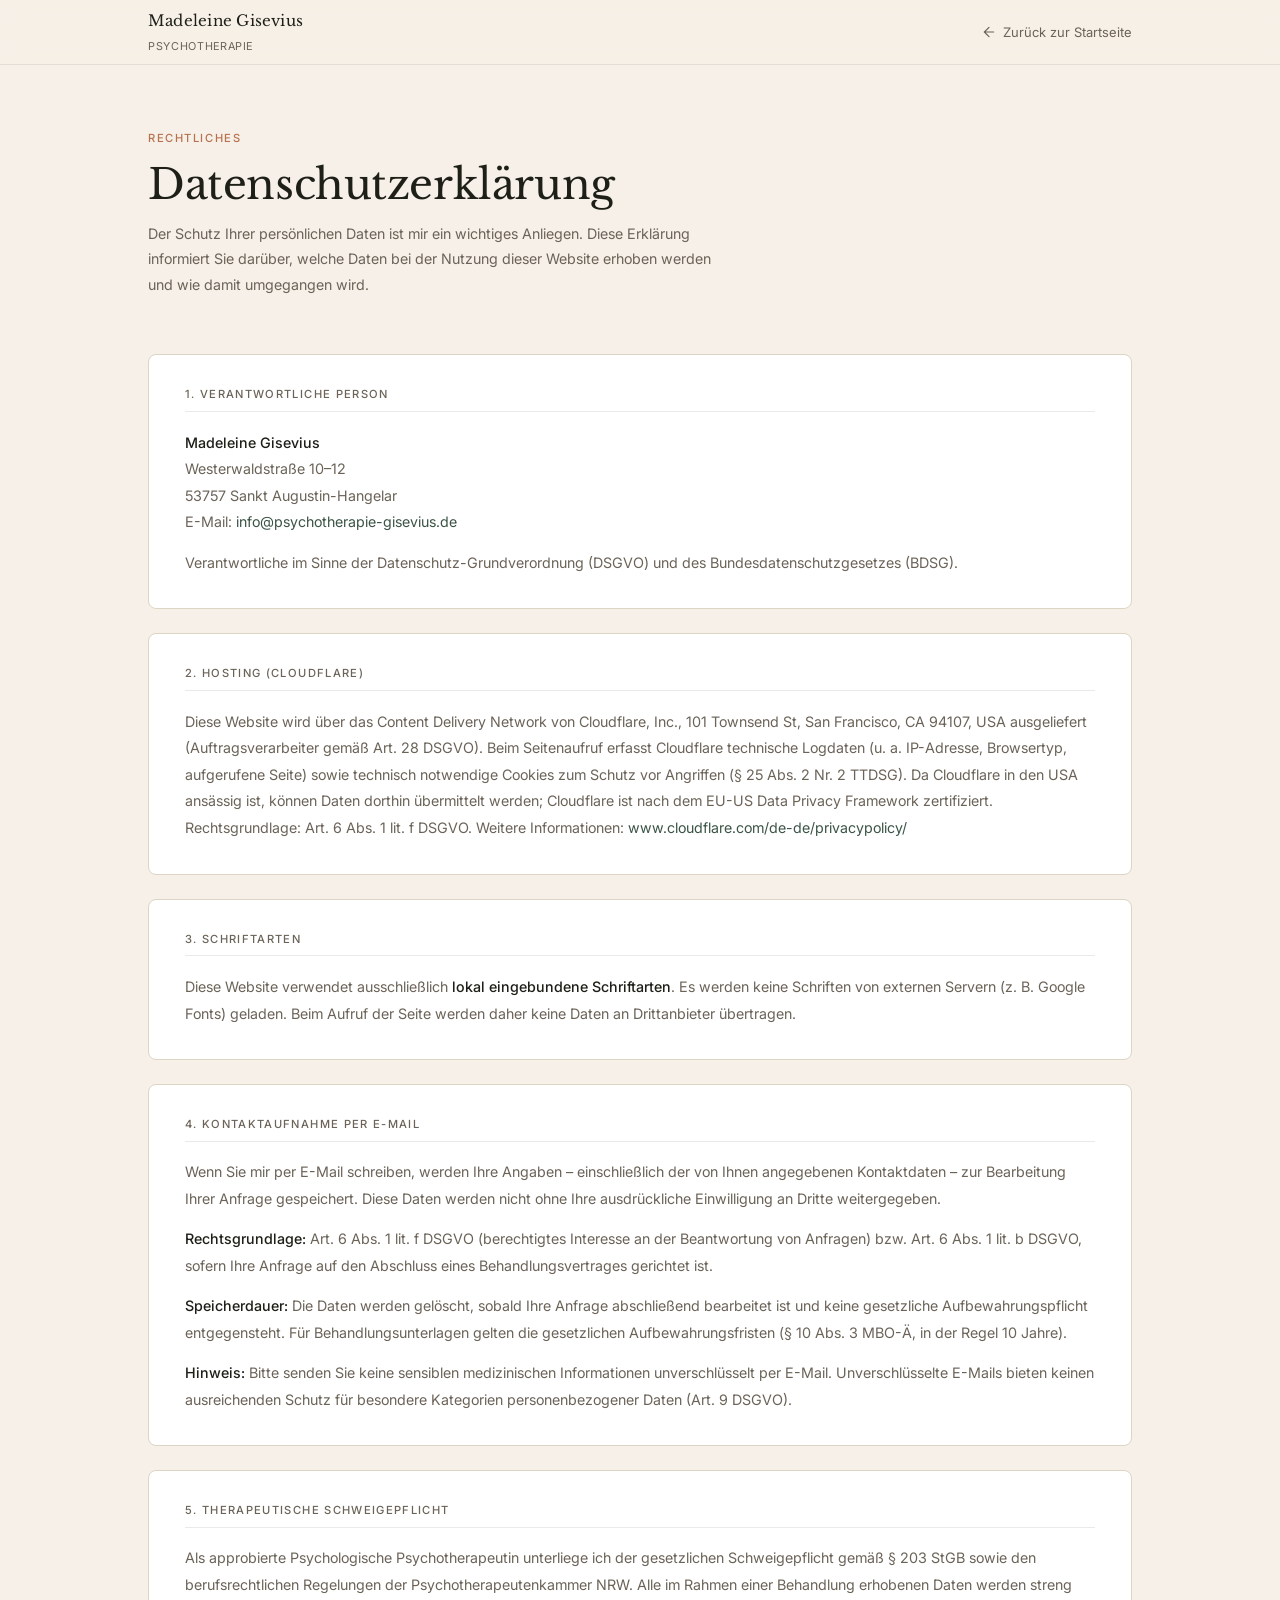
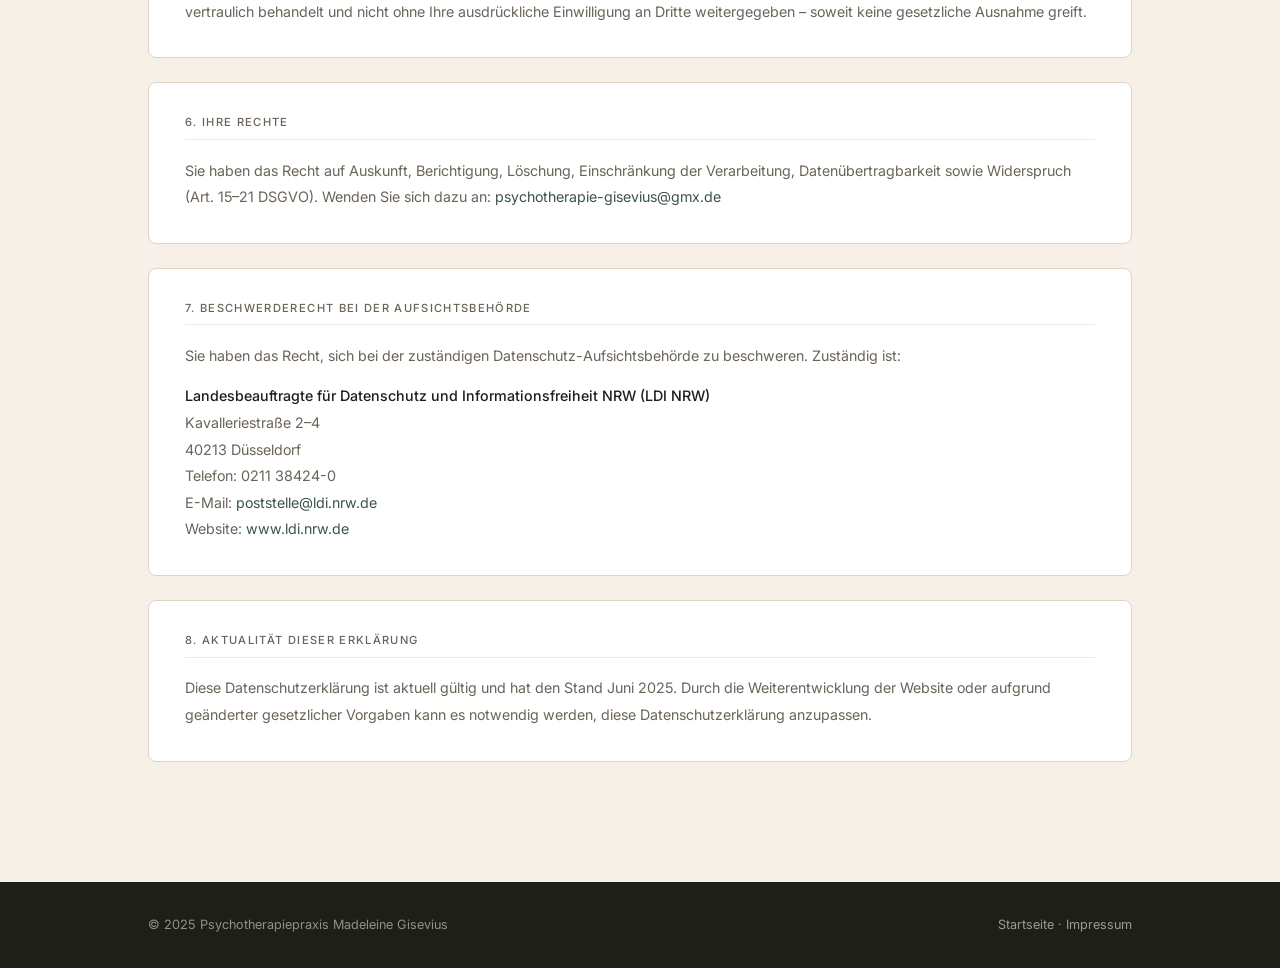
<file: datenschutz.html>
<!DOCTYPE html>
<html lang="de">
<head>
<meta charset="UTF-8">
<meta name="viewport" content="width=device-width, initial-scale=1.0">
<meta name="robots" content="noindex, follow">
<title>Datenschutzerklärung – Psychotherapiepraxis Madeleine Gisevius</title>
<link rel="stylesheet" href="fonts/fonts.css">
<style>
*,*::before,*::after{box-sizing:border-box;margin:0;padding:0}
:root{
  --cream:#F6F0E8;--cream-dk:#EDE4D6;--white:#FFFFFF;
  --border:#DDD5C4;--moss:#3B5445;--sage:#5C7D65;
  --sage-pale:#E8F0E9;--terra:#B8714E;
  --rule:rgba(61,50,40,.1);--stone:#6B6358;--ink:#1E2018;
}
html{scroll-behavior:smooth}
body{
  font-family:'Inter',system-ui,sans-serif;
  font-size:16px;line-height:1.75;
  color:var(--ink);background:var(--cream);
  -webkit-font-smoothing:antialiased;
}
h1,h2,h3{font-family:'Libre Baskerville',Georgia,serif;font-weight:400;line-height:1.25;color:var(--ink)}
a{color:var(--moss);text-decoration:none;transition:color .2s}
a:hover{color:var(--terra)}
.wrap{max-width:1040px;margin:0 auto;padding:0 1.75rem}

nav{
  position:sticky;top:0;z-index:200;
  background:rgba(246,240,232,.96);
  backdrop-filter:blur(10px);
  border-bottom:1px solid var(--rule);
}
.nav-row{display:flex;align-items:center;justify-content:space-between;height:64px}
.logo{
  font-family:'Libre Baskerville',serif;
  font-size:.95rem;font-weight:400;color:var(--ink);
  letter-spacing:.015em;
  display:flex;align-items:center;gap:.65rem;flex-shrink:0;
}
.logo-mark{width:32px;height:32px;flex-shrink:0}
.logo-sub{
  font-family:'Inter',sans-serif;font-size:.68rem;
  font-weight:400;color:var(--stone);
  letter-spacing:.06em;text-transform:uppercase;
  display:block;margin-top:2px;
}
.nav-back{
  font-size:.82rem;color:var(--stone);
  display:flex;align-items:center;gap:.4rem;
  transition:color .2s;
}
.nav-back:hover{color:var(--moss)}

main{padding:4rem 0 6rem}
.page-label{
  font-size:.7rem;font-weight:500;letter-spacing:.14em;
  text-transform:uppercase;color:var(--terra);margin-bottom:.65rem;
}
.page-title{
  font-size:clamp(1.8rem,3.5vw,2.6rem);
  margin-bottom:.6rem;letter-spacing:-.01em;
}
.page-sub{
  font-size:.9rem;color:var(--stone);
  margin-bottom:3.5rem;line-height:1.8;
  max-width:580px;
}

.ds-block{
  background:var(--white);
  border:1px solid var(--border);
  border-radius:8px;
  padding:2rem 2.25rem;
  margin-bottom:1.5rem;
}
.ds-block h2{
  font-family:'Inter',sans-serif;
  font-size:.7rem;font-weight:500;
  letter-spacing:.12em;text-transform:uppercase;
  color:var(--stone);
  margin-bottom:1.1rem;
  padding-bottom:.6rem;
  border-bottom:1px solid var(--rule);
}
.ds-block p{
  font-size:.9rem;color:var(--stone);
  line-height:1.85;margin-bottom:.85rem;
}
.ds-block p:last-child{margin-bottom:0}
.ds-block strong{color:var(--ink);font-weight:500}
.ds-block ul{
  margin:.5rem 0 .85rem 1.25rem;
  font-size:.9rem;color:var(--stone);line-height:1.8;
}
.ds-block ul li{margin-bottom:.3rem}

/* Platzhalter-Hinweis für Hoster */
.todo-box{
  background:#FFF8F0;
  border:1px solid #E8C99A;
  border-left:3px solid var(--terra);
  border-radius:0 5px 5px 0;
  padding:1rem 1.25rem;
  font-size:.82rem;color:#7A5C3A;
  line-height:1.75;
  margin-bottom:1.5rem;
}
.todo-box strong{color:#5C3D1A;font-weight:500;display:block;margin-bottom:.2rem}

footer{
  background:var(--ink);color:rgba(255,255,255,.5);
  padding:2rem 0;font-size:.8rem;
}
.footer-bottom{
  display:flex;flex-wrap:wrap;justify-content:space-between;gap:.5rem;
}
.footer-bottom a{color:rgba(255,255,255,.55);transition:color .2s}
.footer-bottom a:hover{color:#fff}

@media(max-width:600px){
  .ds-block{padding:1.5rem}
}
</style>
</head>
<body>

<nav>
  <div class="wrap">
    <div class="nav-row">
      <a href="index.html" class="logo" aria-label="Zurück zur Startseite">

        <span>
          Madeleine Gisevius
          <span class="logo-sub">Psychotherapie</span>
        </span>
      </a>
      <a href="index.html" class="nav-back">
        <svg width="16" height="16" viewBox="0 0 24 24" fill="none" stroke="currentColor" stroke-width="1.8" stroke-linecap="round" aria-hidden="true">
          <path d="M19 12H5M12 19l-7-7 7-7"/>
        </svg>
        Zurück zur Startseite
      </a>
    </div>
  </div>
</nav>

<main>
  <div class="wrap">
    <p class="page-label">Rechtliches</p>
    <h1 class="page-title">Datenschutzerklärung</h1>
    <p class="page-sub">
      Der Schutz Ihrer persönlichen Daten ist mir ein wichtiges Anliegen.
      Diese Erklärung informiert Sie darüber, welche Daten bei der Nutzung
      dieser Website erhoben werden und wie damit umgegangen wird.
    </p>



    <!-- 1. Verantwortliche -->
    <div class="ds-block">
      <h2>1. Verantwortliche Person</h2>
      <p>
        <strong>Madeleine Gisevius</strong><br>
        Westerwaldstraße 10–12<br>
        53757 Sankt Augustin-Hangelar<br>
        E-Mail: <a href="mailto:info@psychotherapie-gisevius.de">info@psychotherapie-gisevius.de</a>
      </p>
      <p>
        Verantwortliche im Sinne der Datenschutz-Grundverordnung (DSGVO)
        und des Bundesdatenschutzgesetzes (BDSG).
      </p>
    </div>

    <!-- 2. Hosting -->
    <div class="ds-block">
      <h2>2. Hosting (Cloudflare)</h2>
      <p>
        Diese Website wird über das Content Delivery Network von
        Cloudflare, Inc., 101 Townsend St, San Francisco, CA 94107, USA
        ausgeliefert (Auftragsverarbeiter gemäß Art. 28 DSGVO). Beim Seitenaufruf
        erfasst Cloudflare technische Logdaten (u. a. IP-Adresse, Browsertyp,
        aufgerufene Seite) sowie technisch notwendige Cookies zum Schutz vor
        Angriffen (§ 25 Abs. 2 Nr. 2 TTDSG). Da Cloudflare in den USA ansässig ist,
        können Daten dorthin übermittelt werden; Cloudflare ist nach dem
        EU-US Data Privacy Framework zertifiziert.
        Rechtsgrundlage: Art. 6 Abs. 1 lit. f DSGVO.
        Weitere Informationen:
        <a href="https://www.cloudflare.com/de-de/privacypolicy/" target="_blank" rel="noopener">
          www.cloudflare.com/de-de/privacypolicy/
        </a>
      </p>
    </div>

    <!-- 3. Schriftarten -->
    <div class="ds-block">
      <h2>3. Schriftarten</h2>
      <p>
        Diese Website verwendet ausschließlich <strong>lokal eingebundene Schriftarten</strong>.
        Es werden keine Schriften von externen Servern (z. B. Google Fonts) geladen.
        Beim Aufruf der Seite werden daher keine Daten an Drittanbieter übertragen.
      </p>
    </div>

    <!-- 4. Kontakt per E-Mail -->
    <div class="ds-block">
      <h2>4. Kontaktaufnahme per E-Mail</h2>
      <p>
        Wenn Sie mir per E-Mail schreiben, werden Ihre Angaben – einschließlich
        der von Ihnen angegebenen Kontaktdaten – zur Bearbeitung Ihrer Anfrage
        gespeichert. Diese Daten werden nicht ohne Ihre ausdrückliche Einwilligung
        an Dritte weitergegeben.
      </p>
      <p>
        <strong>Rechtsgrundlage:</strong> Art. 6 Abs. 1 lit. f DSGVO
        (berechtigtes Interesse an der Beantwortung von Anfragen) bzw.
        Art. 6 Abs. 1 lit. b DSGVO, sofern Ihre Anfrage auf den Abschluss
        eines Behandlungsvertrages gerichtet ist.
      </p>
      <p>
        <strong>Speicherdauer:</strong> Die Daten werden gelöscht, sobald
        Ihre Anfrage abschließend bearbeitet ist und keine gesetzliche
        Aufbewahrungspflicht entgegensteht. Für Behandlungsunterlagen gelten
        die gesetzlichen Aufbewahrungsfristen (§ 10 Abs. 3 MBO-Ä,
        in der Regel 10 Jahre).
      </p>
      <p>
        <strong>Hinweis:</strong> Bitte senden Sie keine sensiblen
        medizinischen Informationen unverschlüsselt per E-Mail.
        Unverschlüsselte E-Mails bieten keinen ausreichenden Schutz
        für besondere Kategorien personenbezogener Daten (Art. 9 DSGVO).
      </p>
    </div>

    <!-- 5. Schweigepflicht -->
    <div class="ds-block">
      <h2>5. Therapeutische Schweigepflicht</h2>
      <p>
        Als approbierte Psychologische Psychotherapeutin unterliege ich
        der gesetzlichen Schweigepflicht gemäß § 203 StGB sowie den
        berufsrechtlichen Regelungen der Psychotherapeutenkammer NRW.
        Alle im Rahmen einer Behandlung erhobenen Daten werden streng
        vertraulich behandelt und nicht ohne Ihre ausdrückliche Einwilligung
        an Dritte weitergegeben – soweit keine gesetzliche Ausnahme greift.
      </p>
    </div>

    <!-- 6. Ihre Rechte -->
    <div class="ds-block">
      <h2>6. Ihre Rechte</h2>
      <p>
        Sie haben das Recht auf Auskunft, Berichtigung, Löschung, Einschränkung
        der Verarbeitung, Datenübertragbarkeit sowie Widerspruch (Art. 15–21 DSGVO).
        Wenden Sie sich dazu an:
        <a href="mailto:psychotherapie-gisevius@gmx.de">psychotherapie-gisevius@gmx.de</a>
      </p>
    </div>

    <!-- 7. Beschwerderecht -->
    <div class="ds-block">
      <h2>7. Beschwerderecht bei der Aufsichtsbehörde</h2>
      <p>
        Sie haben das Recht, sich bei der zuständigen Datenschutz-Aufsichtsbehörde
        zu beschweren. Zuständig ist:
      </p>
      <p>
        <strong>Landesbeauftragte für Datenschutz und Informationsfreiheit NRW (LDI NRW)</strong><br>
        Kavalleriestraße 2–4<br>
        40213 Düsseldorf<br>
        Telefon: 0211 38424-0<br>
        E-Mail: <a href="mailto:poststelle@ldi.nrw.de">poststelle@ldi.nrw.de</a><br>
        Website: <a href="https://www.ldi.nrw.de" target="_blank" rel="noopener">www.ldi.nrw.de</a>
      </p>
    </div>

    <!-- 8. Aktualität -->
    <div class="ds-block">
      <h2>8. Aktualität dieser Erklärung</h2>
      <p>
        Diese Datenschutzerklärung ist aktuell gültig und hat den Stand
        Juni 2025. Durch die Weiterentwicklung der Website oder aufgrund
        geänderter gesetzlicher Vorgaben kann es notwendig werden,
        diese Datenschutzerklärung anzupassen.
      </p>
    </div>

  </div>
</main>

<footer>
  <div class="wrap">
    <div class="footer-bottom">
      <span>© 2025 Psychotherapiepraxis Madeleine Gisevius</span>
      <span>
        <a href="index.html">Startseite</a> ·
        <a href="impressum.html">Impressum</a>
      </span>
    </div>
  </div>
</footer>

</body>
</html>
</file>
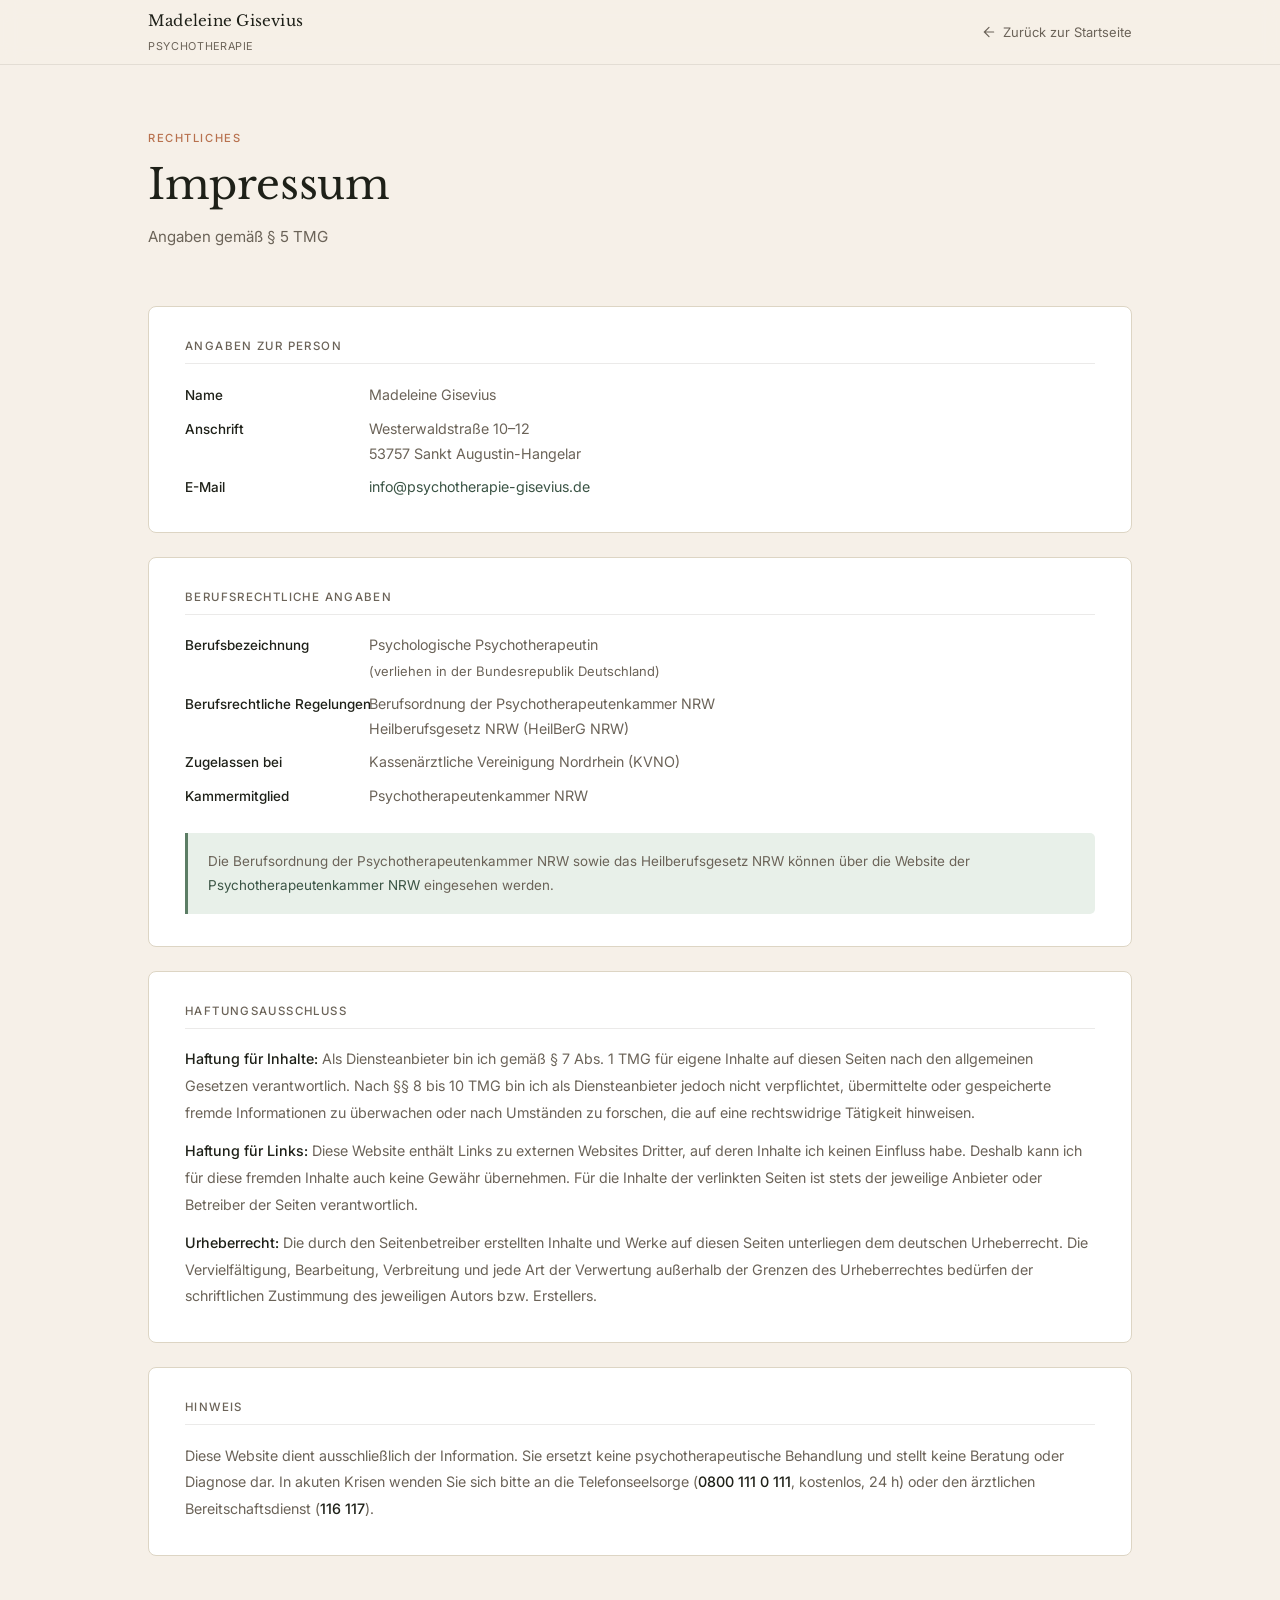
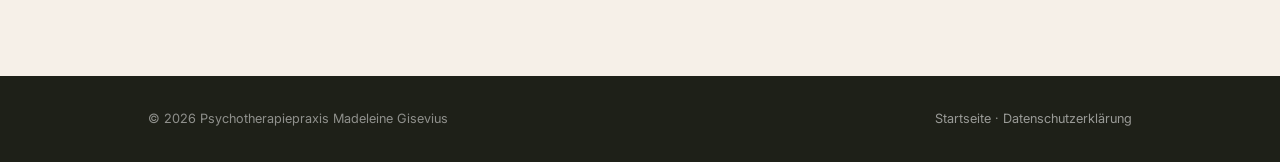
<file: impressum.html>
<!DOCTYPE html>
<html lang="de">
<head>
<meta charset="UTF-8">
<meta name="viewport" content="width=device-width, initial-scale=1.0">
<meta name="robots" content="noindex, follow">
<title>Impressum – Psychotherapiepraxis Madeleine Gisevius</title>
<link rel="stylesheet" href="fonts/fonts.css">
<style>
*,*::before,*::after{box-sizing:border-box;margin:0;padding:0}
:root{
  --cream:#F6F0E8;--cream-dk:#EDE4D6;--white:#FFFFFF;
  --border:#DDD5C4;--moss:#3B5445;--sage:#5C7D65;
  --sage-pale:#E8F0E9;--terra:#B8714E;
  --rule:rgba(61,50,40,.1);--stone:#6B6358;--ink:#1E2018;
}
html{scroll-behavior:smooth}
body{
  font-family:'Inter',system-ui,sans-serif;
  font-size:16px;line-height:1.75;
  color:var(--ink);background:var(--cream);
  -webkit-font-smoothing:antialiased;
}
h1,h2,h3{font-family:'Libre Baskerville',Georgia,serif;font-weight:400;line-height:1.25;color:var(--ink)}
a{color:var(--moss);text-decoration:none;transition:color .2s}
a:hover{color:var(--terra)}
.wrap{max-width:1040px;margin:0 auto;padding:0 1.75rem}

/* NAV */
nav{
  position:sticky;top:0;z-index:200;
  background:rgba(246,240,232,.96);
  backdrop-filter:blur(10px);
  border-bottom:1px solid var(--rule);
}
.nav-row{display:flex;align-items:center;justify-content:space-between;height:64px}
.logo{
  font-family:'Libre Baskerville',serif;
  font-size:.95rem;font-weight:400;color:var(--ink);
  letter-spacing:.015em;
  display:flex;align-items:center;gap:.65rem;flex-shrink:0;
  text-decoration:none;
}
.logo-mark{width:32px;height:32px;flex-shrink:0}
.logo-sub{
  font-family:'Inter',sans-serif;font-size:.68rem;
  font-weight:400;color:var(--stone);
  letter-spacing:.06em;text-transform:uppercase;
  display:block;margin-top:2px;
}
.nav-back{
  font-size:.82rem;color:var(--stone);
  display:flex;align-items:center;gap:.4rem;
  transition:color .2s;
}
.nav-back:hover{color:var(--moss)}

/* MAIN */
main{padding:4rem 0 6rem}

.page-label{
  font-size:.7rem;font-weight:500;letter-spacing:.14em;
  text-transform:uppercase;color:var(--terra);margin-bottom:.65rem;
}
.page-title{
  font-size:clamp(1.8rem,3.5vw,2.6rem);
  margin-bottom:.75rem;letter-spacing:-.01em;
}
.page-sub{
  font-size:.95rem;color:var(--stone);
  margin-bottom:3.5rem;line-height:1.8;
}

/* SECTIONS */
.imp-block{
  background:var(--white);
  border:1px solid var(--border);
  border-radius:8px;
  padding:2rem 2.25rem;
  margin-bottom:1.5rem;
}
.imp-block h2{
  font-size:1rem;
  font-family:'Inter',sans-serif;
  font-weight:500;
  letter-spacing:.04em;
  color:var(--stone);
  text-transform:uppercase;
  font-size:.72rem;
  letter-spacing:.12em;
  margin-bottom:1.1rem;
  padding-bottom:.6rem;
  border-bottom:1px solid var(--rule);
}
.imp-block p{
  font-size:.9rem;color:var(--stone);
  line-height:1.85;margin-bottom:.75rem;
}
.imp-block p:last-child{margin-bottom:0}
.imp-block strong{color:var(--ink);font-weight:500}
.imp-block a{color:var(--moss);font-weight:400}

.imp-row{
  display:grid;grid-template-columns:160px 1fr;
  gap:.4rem 1.5rem;
  font-size:.9rem;color:var(--stone);
  line-height:1.75;margin-bottom:.5rem;
  align-items:baseline;
}
.imp-row:last-child{margin-bottom:0}
.imp-row dt{font-weight:500;color:var(--ink);font-size:.85rem}
.imp-row dd{color:var(--stone)}

.notice-box{
  background:var(--sage-pale);
  border-left:3px solid var(--sage);
  border-radius:0 5px 5px 0;
  padding:1rem 1.25rem;
  font-size:.85rem;color:var(--stone);
  line-height:1.8;margin-top:1.5rem;
}
.notice-box strong{color:var(--ink);font-weight:500}

/* FOOTER */
footer{
  background:var(--ink);color:rgba(255,255,255,.5);
  padding:2rem 0;
  font-size:.8rem;
}
.footer-bottom{
  display:flex;flex-wrap:wrap;
  justify-content:space-between;gap:.5rem;
}
.footer-bottom a{color:rgba(255,255,255,.55);transition:color .2s}
.footer-bottom a:hover{color:#fff}

@media(max-width:600px){
  .imp-row{grid-template-columns:1fr;gap:.15rem}
  .imp-block{padding:1.5rem}
}
</style>
</head>
<body>

<nav>
  <div class="wrap">
    <div class="nav-row">
      <a href="index.html" class="logo" aria-label="Zurück zur Startseite">

        <span>
          Madeleine Gisevius
          <span class="logo-sub">Psychotherapie</span>
        </span>
      </a>
      <a href="index.html" class="nav-back">
        <svg width="16" height="16" viewBox="0 0 24 24" fill="none" stroke="currentColor" stroke-width="1.8" stroke-linecap="round" aria-hidden="true">
          <path d="M19 12H5M12 19l-7-7 7-7"/>
        </svg>
        Zurück zur Startseite
      </a>
    </div>
  </div>
</nav>

<main>
  <div class="wrap">
    <p class="page-label">Rechtliches</p>
    <h1 class="page-title">Impressum</h1>
    <p class="page-sub">Angaben gemäß § 5 TMG</p>

    <!-- Angaben zur Person -->
    <div class="imp-block">
      <h2>Angaben zur Person</h2>
      <dl>
        <div class="imp-row">
          <dt>Name</dt>
          <dd>Madeleine Gisevius</dd>
        </div>
        <div class="imp-row">
          <dt>Anschrift</dt>
          <dd>Westerwaldstraße 10–12<br>53757 Sankt Augustin-Hangelar</dd>
        </div>
        <div class="imp-row">
          <dt>E-Mail</dt>
          <dd><a href="mailto:info@psychotherapie-gisevius.de">info@psychotherapie-gisevius.de</a></dd>
        </div>
      </dl>
    </div>

    <!-- Berufsrechtliche Angaben -->
    <div class="imp-block">
      <h2>Berufsrechtliche Angaben</h2>
      <dl>
        <div class="imp-row">
          <dt>Berufsbezeichnung</dt>
          <dd>Psychologische Psychotherapeutin<br>
          <span style="font-size:.82rem;color:var(--stone)">(verliehen in der Bundesrepublik Deutschland)</span></dd>
        </div>
        <div class="imp-row">
          <dt>Berufsrechtliche&nbsp;Regelungen</dt>
          <dd>
            Berufsordnung der Psychotherapeutenkammer NRW<br>
            Heilberufsgesetz NRW (HeilBerG NRW)
          </dd>
        </div>
        <div class="imp-row">
          <dt>Zugelassen&nbsp;bei</dt>
          <dd>Kassenärztliche Vereinigung Nordrhein (KVNO)</dd>
        </div>
        <div class="imp-row">
          <dt>Kammermitglied</dt>
          <dd>Psychotherapeutenkammer NRW</dd>
        </div>
      </dl>
      <div class="notice-box">
        Die Berufsordnung der Psychotherapeutenkammer NRW sowie das Heilberufsgesetz NRW
        können über die Website der
        <strong><a href="https://www.ptk-nrw.de" target="_blank" rel="noopener">Psychotherapeutenkammer NRW</a></strong>
        eingesehen werden.
      </div>
    </div>

    <!-- Haftungsausschluss -->
    <div class="imp-block">
      <h2>Haftungsausschluss</h2>
      <p>
        <strong>Haftung für Inhalte:</strong> Als Diensteanbieter bin ich gemäß § 7 Abs. 1 TMG
        für eigene Inhalte auf diesen Seiten nach den allgemeinen Gesetzen verantwortlich.
        Nach §§ 8 bis 10 TMG bin ich als Diensteanbieter jedoch nicht verpflichtet,
        übermittelte oder gespeicherte fremde Informationen zu überwachen oder nach
        Umständen zu forschen, die auf eine rechtswidrige Tätigkeit hinweisen.
      </p>
      <p>
        <strong>Haftung für Links:</strong> Diese Website enthält Links zu externen Websites
        Dritter, auf deren Inhalte ich keinen Einfluss habe. Deshalb kann ich für diese
        fremden Inhalte auch keine Gewähr übernehmen. Für die Inhalte der verlinkten Seiten
        ist stets der jeweilige Anbieter oder Betreiber der Seiten verantwortlich.
      </p>
      <p>
        <strong>Urheberrecht:</strong> Die durch den Seitenbetreiber erstellten Inhalte und
        Werke auf diesen Seiten unterliegen dem deutschen Urheberrecht. Die Vervielfältigung,
        Bearbeitung, Verbreitung und jede Art der Verwertung außerhalb der Grenzen des
        Urheberrechtes bedürfen der schriftlichen Zustimmung des jeweiligen Autors bzw.
        Erstellers.
      </p>
    </div>

    <!-- Hinweis -->
    <div class="imp-block">
      <h2>Hinweis</h2>
      <p>
        Diese Website dient ausschließlich der Information. Sie ersetzt keine psychotherapeutische
        Behandlung und stellt keine Beratung oder Diagnose dar.
        In akuten Krisen wenden Sie sich bitte an die Telefonseelsorge
        (<strong>0800 111 0 111</strong>, kostenlos, 24&nbsp;h) oder den ärztlichen
        Bereitschaftsdienst (<strong>116 117</strong>).
      </p>
    </div>

  </div>
</main>

<footer>
  <div class="wrap">
    <div class="footer-bottom">
      <span>© 2026 Psychotherapiepraxis Madeleine Gisevius</span>
      <span>
        <a href="index.html">Startseite</a> ·
        <a href="datenschutz.html">Datenschutzerklärung</a>
      </span>
    </div>
  </div>
</footer>

</body>
</html>
</file>
<file: fonts/fonts.css>
/* ── Inter ── */
@font-face {
  font-family: 'Inter';
  src: url('Inter_18pt-Regular.woff2') format('woff2');
  font-weight: 400;
  font-style: normal;
  font-display: swap;
}
@font-face {
  font-family: 'Inter';
  src: url('Inter_18pt-Medium.woff2') format('woff2');
  font-weight: 500;
  font-style: normal;
  font-display: swap;
}
@font-face {
  font-family: 'Inter';
  src: url('Inter_18pt-Bold.woff2') format('woff2');
  font-weight: 700;
  font-style: normal;
  font-display: swap;
}

/* ── Libre Baskerville ── */
@font-face {
  font-family: 'Libre Baskerville';
  src: url('LibreBaskerville-Regular.woff2') format('woff2');
  font-weight: 400;
  font-style: normal;
  font-display: swap;
}
@font-face {
  font-family: 'Libre Baskerville';
  src: url('LibreBaskerville-Italic.woff2') format('woff2');
  font-weight: 400;
  font-style: italic;
  font-display: swap;
}
@font-face {
  font-family: 'Libre Baskerville';
  src: url('LibreBaskerville-Bold.woff2') format('woff2');
  font-weight: 700;
  font-style: normal;
  font-display: swap;
}
@font-face {
  font-family: 'Libre Baskerville';
  src: url('LibreBaskerville-BoldItalic.woff2') format('woff2');
  font-weight: 700;
  font-style: italic;
  font-display: swap;
}
</file>
